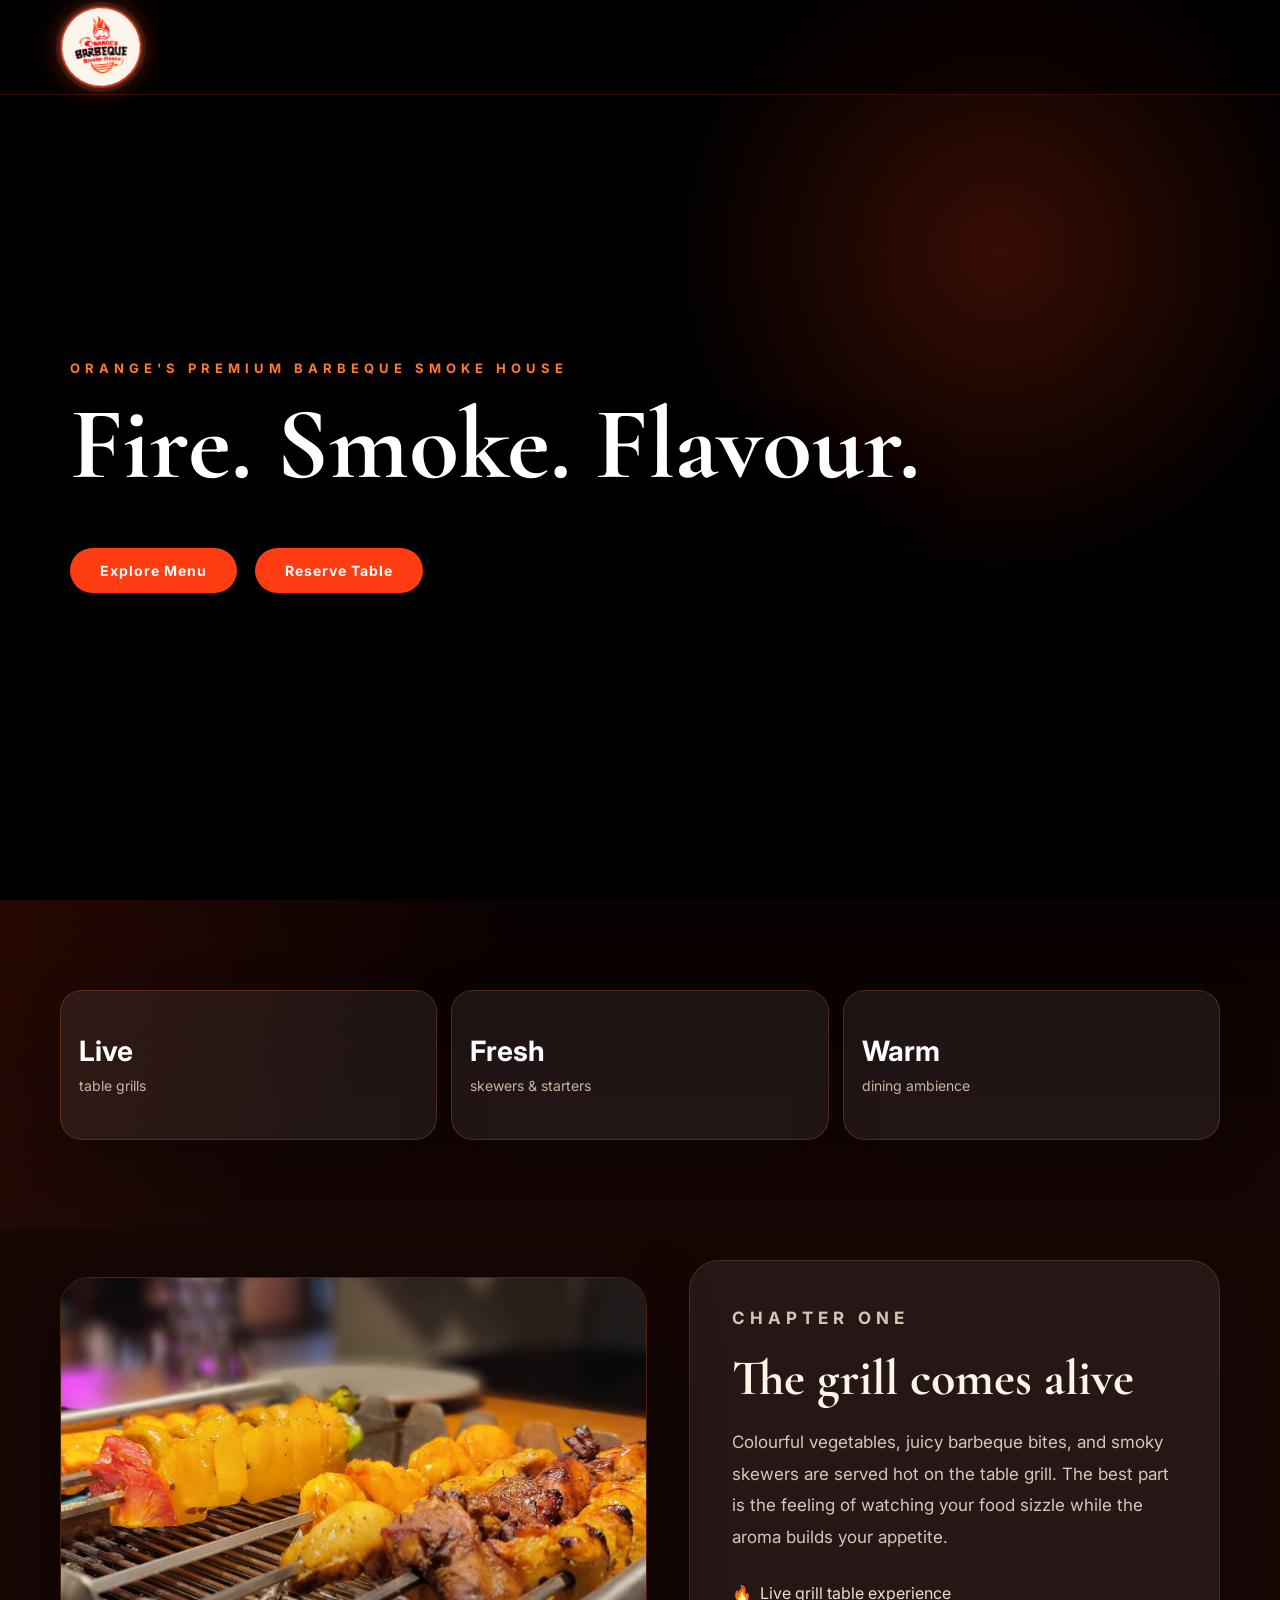
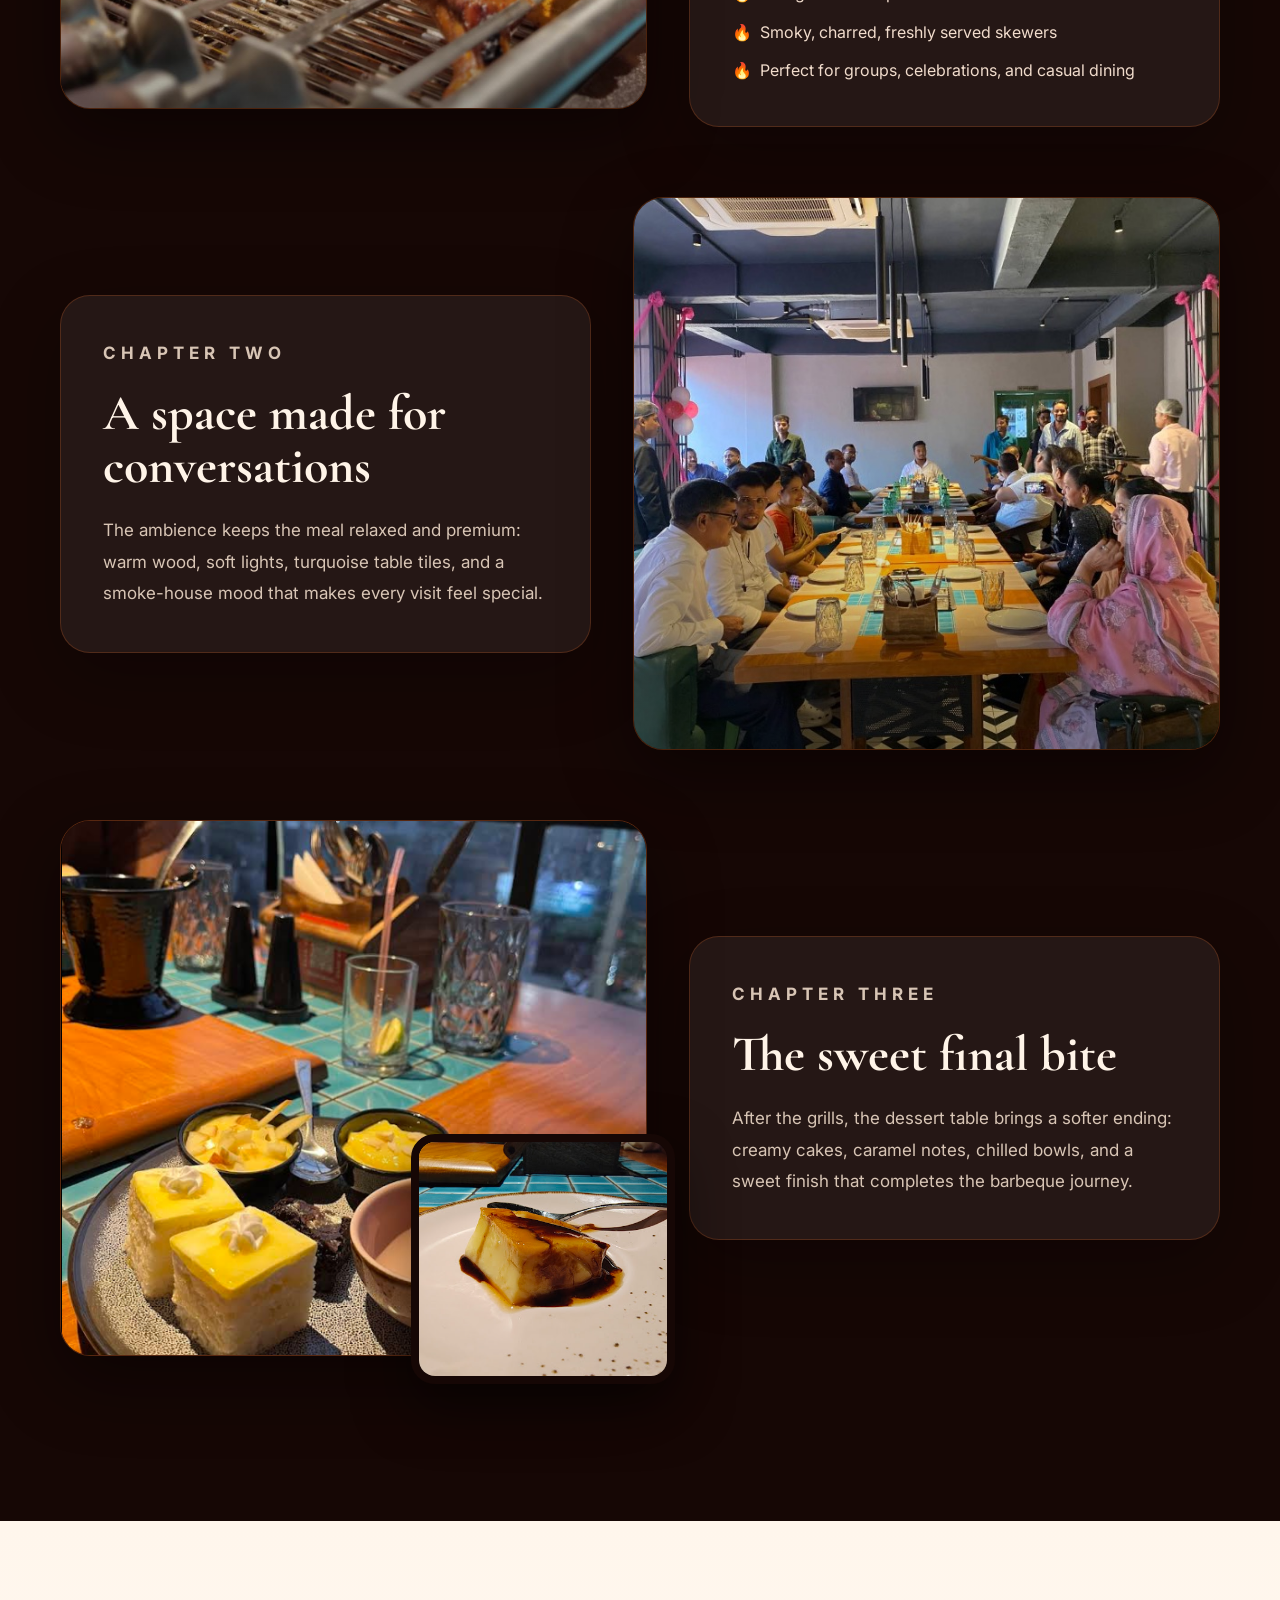
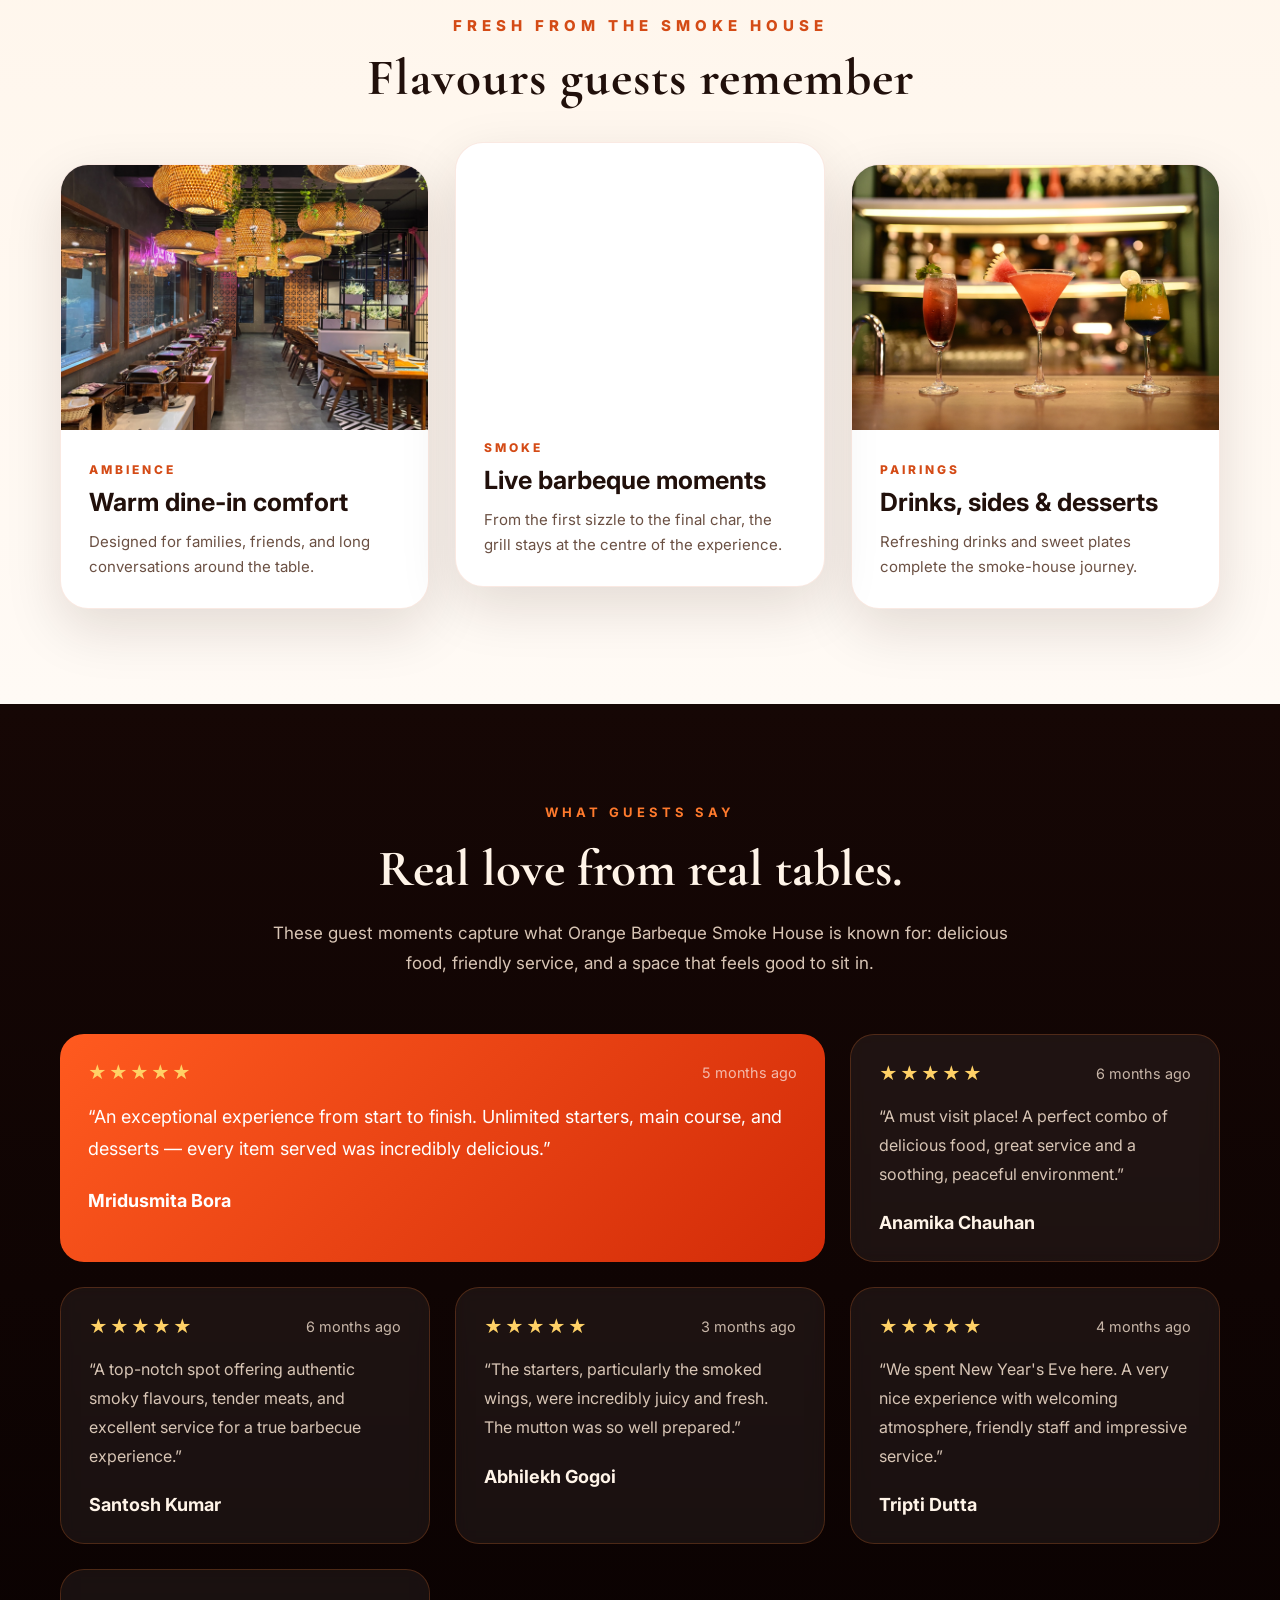
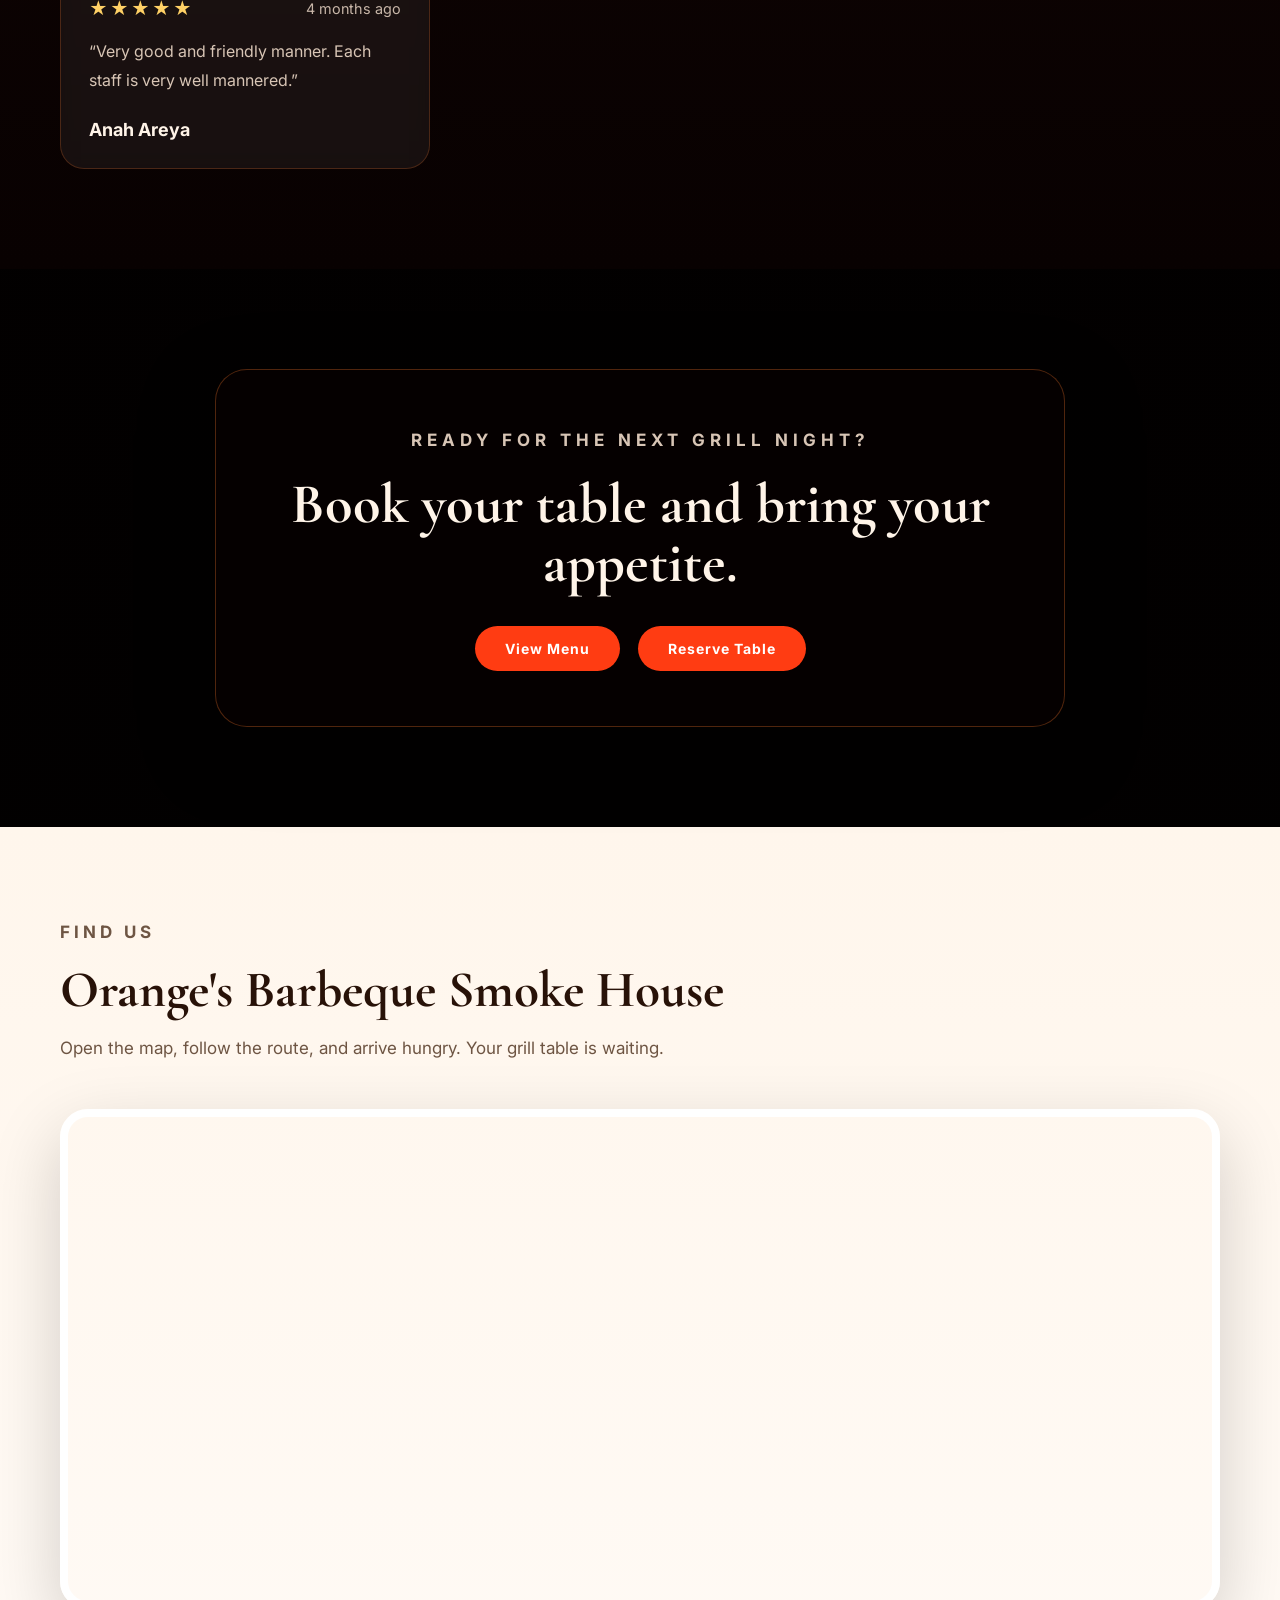
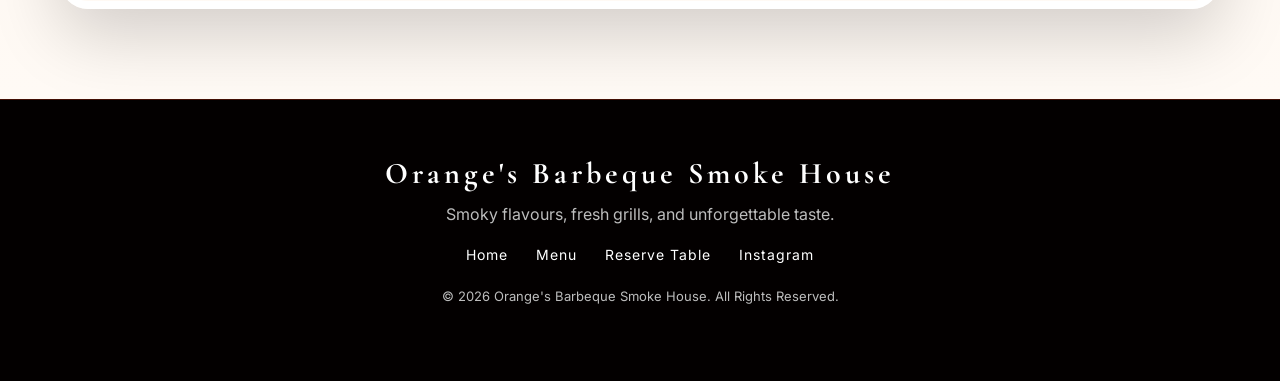
<file: oranges-bbq-final/index.html>
<!DOCTYPE html>
<html lang="en">
<head>
  <meta charset="UTF-8" />
  <meta name="viewport" content="width=device-width, initial-scale=1.0" />
  <title>Orange's Barbeque Smoke House</title>
  <link rel="stylesheet" href="common.css" />
  <link rel="stylesheet" href="style.css" />
  <link rel="icon" type="image/x-icon" href="./assets/logo.jpeg" />
</head>
<body>

  <nav class="navbar">
    <a href="index.html#home" class="logo stamp-logo">
      <img src="./assets/logo.jpeg" alt="Orange's Barbeque Smoke House Logo" />
    </a>

   

    <ul class="nav-links" id="navLinks">
      <!-- <li><a href="menu.html">Menu</a></li>
      <li class="dropdown" id="orderDropdown">
        <button class="dropdown-btn" type="button">Online Order ▾</button>
        <div class="dropdown-menu">
          <a href="https://www.zomato.com/jorhat/orange-barbeque-smoke-house-jorhat-locality-jorhat/order" target="_blank">Zomato</a>
          <a href="https://www.swiggy.com/city/jorhat/orange-barbeque-smoke-house-atilagaon-rest1365865?utm_source=GooglePlaceOrder&utm_campaign=GoogleMap&is_retargeting=true&media_source=GooglePlaceOrder" target="_blank">Swiggy</a>
        </div>
      </li>
      <li><a href="walloflove.html">Wall of Love</a></li>
      <li><a href="contact.html">Contact Us</a></li>
      <li>
        <a href="https://wa.me/916000787211?text=Hello%20Orange's%20Barbeque%20Smoke%20House%2C%20I%20want%20to%20reserve%20a%20table." target="_blank">Reserve Table</a>
      </li> -->
    </ul>
  </nav>

  <section class="home-section" id="home">
    <video class="bg-video" autoplay muted loop playsinline>
      <source src="./assets/story-ambience-video.mp4" type="video/mp4" />
    </video>
    <div class="video-overlay"></div>
    <div class="home-content">
      <p class="small-title">Orange's Premium Barbeque Smoke House</p>
      <h1>Fire. Smoke. Flavour.</h1>
      
      <div class="home-buttons">
        <a href="menu.html">Explore Menu</a>
        <a href="tel:+916000787211">Reserve Table</a>
      </div>
    </div>
  </section>

  <section class="story-intro-section">
    
      <div class="intro-stats">
        <div><strong>Live</strong><span>table grills</span></div>
        <div><strong>Fresh</strong><span>skewers & starters</span></div>
        <div><strong>Warm</strong><span>dining ambience</span></div>
      </div>
    </div>
  </section>

  <section class="media-story-section">
    <article class="story-row">
      <div class="story-media image-large">
        <img src="./assets/story-grill.png" alt="Barbeque skewers grilling at Orange's Barbeque Smoke House" />
      </div>
      <div class="story-text-card">
        <p class="eyebrow">Chapter One</p>
        <h2>The grill comes alive</h2>
        <p>Colourful vegetables, juicy barbeque bites, and smoky skewers are served hot on the table grill. The best part is the feeling of watching your food sizzle while the aroma builds your appetite.</p>
        <ul>
          <li>Live grill table experience</li>
          <li>Smoky, charred, freshly served skewers</li>
          <li>Perfect for groups, celebrations, and casual dining</li>
        </ul>
      </div>
    </article>

    <article class="story-row reverse">
      <div class="story-media video-frame">
          <img src="./assets/table.jpeg" alt="Table Image"/>
      </div>
      <div class="story-text-card">
        <p class="eyebrow">Chapter Two</p>
        <h2>A space made for conversations</h2>
        <p>The ambience keeps the meal relaxed and premium: warm wood, soft lights, turquoise table tiles, and a smoke-house mood that makes every visit feel special.</p>
        
      </div>
    </article>

    <article class="story-row">
      <div class="story-media image-stack">
        <img class="main-dessert" src="./assets/story-dessert-platter.png" alt="Dessert platter at Orange's Barbeque Smoke House" />
        <img class="floating-dessert" src="./assets/story-caramel-dessert.png" alt="Caramel dessert at Orange's Barbeque Smoke House" />
      </div>
      <div class="story-text-card">
        <p class="eyebrow">Chapter Three</p>
        <h2>The sweet final bite</h2>
        <p>After the grills, the dessert table brings a softer ending: creamy cakes, caramel notes, chilled bowls, and a sweet finish that completes the barbeque journey.</p>
      </div>
    </article>
  </section>

  <section class="signature-section">
    <div class="section-title">
      <p>Fresh From The Smoke House</p>
      <h2>Flavours guests remember</h2>
    </div>

    <div class="signature-grid">
      <div class="signature-card">
        <img src="./assets/food2.jpg" alt="Orange's restaurant seating" />
        <div>
          <span>Ambience</span>
          <h3>Warm dine-in comfort</h3>
          <p>Designed for families, friends, and long conversations around the table.</p>
        </div>
      </div>

      <div class="signature-card featured-card">
        <video autoplay muted loop playsinline>
          <source src="./assets/story-food-video.mp4" type="video/mp4" />
        </video>
        <div>
          <span>Smoke</span>
          <h3>Live barbeque moments</h3>
          <p>From the first sizzle to the final char, the grill stays at the centre of the experience.</p>
        </div>
      </div>

      <div class="signature-card">
        <img src="./assets/food4.jpg" alt="Mocktails and drinks at Orange's Barbeque Smoke House" />
        <div>
          <span>Pairings</span>
          <h3>Drinks, sides & desserts</h3>
          <p>Refreshing drinks and sweet plates complete the smoke-house journey.</p>
        </div>
      </div>
    </div>
  </section>
  <section class="reviews-section" id="guest-love">
      <div class="love-container">
        <div class="section-heading">
          <p class="eyebrow">What guests say</p>
          <h2>Real love from real tables.</h2>
          <p>These guest moments capture what Orange Barbeque Smoke House is known for: delicious food, friendly service, and a space that feels good to sit in.</p>
        </div>

        <div class="review-grid">
          <article class="review-card featured-review"><div class="review-top"><span class="stars">★★★★★</span><span>5 months ago</span></div><p>“An exceptional experience from start to finish. Unlimited starters, main course, and desserts — every item served was incredibly delicious.”</p><h3>Mridusmita Bora</h3></article>
          <article class="review-card"><div class="review-top"><span class="stars">★★★★★</span><span>6 months ago</span></div><p>“A must visit place! A perfect combo of delicious food, great service and a soothing, peaceful environment.”</p><h3>Anamika Chauhan</h3></article>
          <article class="review-card"><div class="review-top"><span class="stars">★★★★★</span><span>6 months ago</span></div><p>“A top-notch spot offering authentic smoky flavours, tender meats, and excellent service for a true barbecue experience.”</p><h3>Santosh Kumar</h3></article>
          <article class="review-card"><div class="review-top"><span class="stars">★★★★★</span><span>3 months ago</span></div><p>“The starters, particularly the smoked wings, were incredibly juicy and fresh. The mutton was so well prepared.”</p><h3>Abhilekh Gogoi</h3></article>
          <article class="review-card"><div class="review-top"><span class="stars">★★★★★</span><span>4 months ago</span></div><p>“We spent New Year's Eve here. A very nice experience with welcoming atmosphere, friendly staff and impressive service.”</p><h3>Tripti Dutta</h3></article>
          <article class="review-card"><div class="review-top"><span class="stars">★★★★★</span><span>4 months ago</span></div><p>“Very good and friendly manner. Each staff is very well mannered.”</p><h3>Anah Areya</h3></article>
        </div>
      </div>
    </section>

  <section class="cta-section">
    <div class="cta-content">
      <p class="eyebrow">Ready for the next grill night?</p>
      <h2>Book your table and bring your appetite.</h2>
      <div class="cta-buttons">
        <a href="menu.html">View Menu</a>
        <a href="tel:+916000787211">Reserve Table</a>
      </div>
    </div>
  </section>
  <section class="map-section">
    <div class="map-content">
        <div>
            <p class="eyebrow1">Find Us</p>
            <h2>Orange's Barbeque Smoke House</h2>
            <p>
                Open the map, follow the route, and arrive hungry.
                Your grill table is waiting.
            </p>
        </div>

    </div>

    <div class="map-box">
        <iframe
            src="https://www.google.com/maps?q=Orange%27s%20Barbeque%20Smoke%20House&output=embed"
            loading="lazy"
            allowfullscreen
            referrerpolicy="no-referrer-when-downgrade">
        </iframe>
    </div>
  </section>

  <footer class="footer">
    <div class="footer-content">
      <h2>Orange's Barbeque Smoke House</h2>
      <p>Smoky flavours, fresh grills, and unforgettable taste.</p>
      <div class="footer-links">
        <a href="index.html#home">Home</a>
        <a href="menu.html">Menu</a>
        <a href="tel:+916000787211">Reserve Table</a>
        <a href="https://www.instagram.com/barbequesmokehouse2025/" target="_blank" rel="noopener noreferrer">
  Instagram
</a>
      </div>
      <p class="copyright">© 2026 Orange's Barbeque Smoke House. All Rights Reserved.</p>
    </div>
  </footer>

  <script src="script.js"></script>
  <script src="common.js"></script>
</body>
</html>
</file>
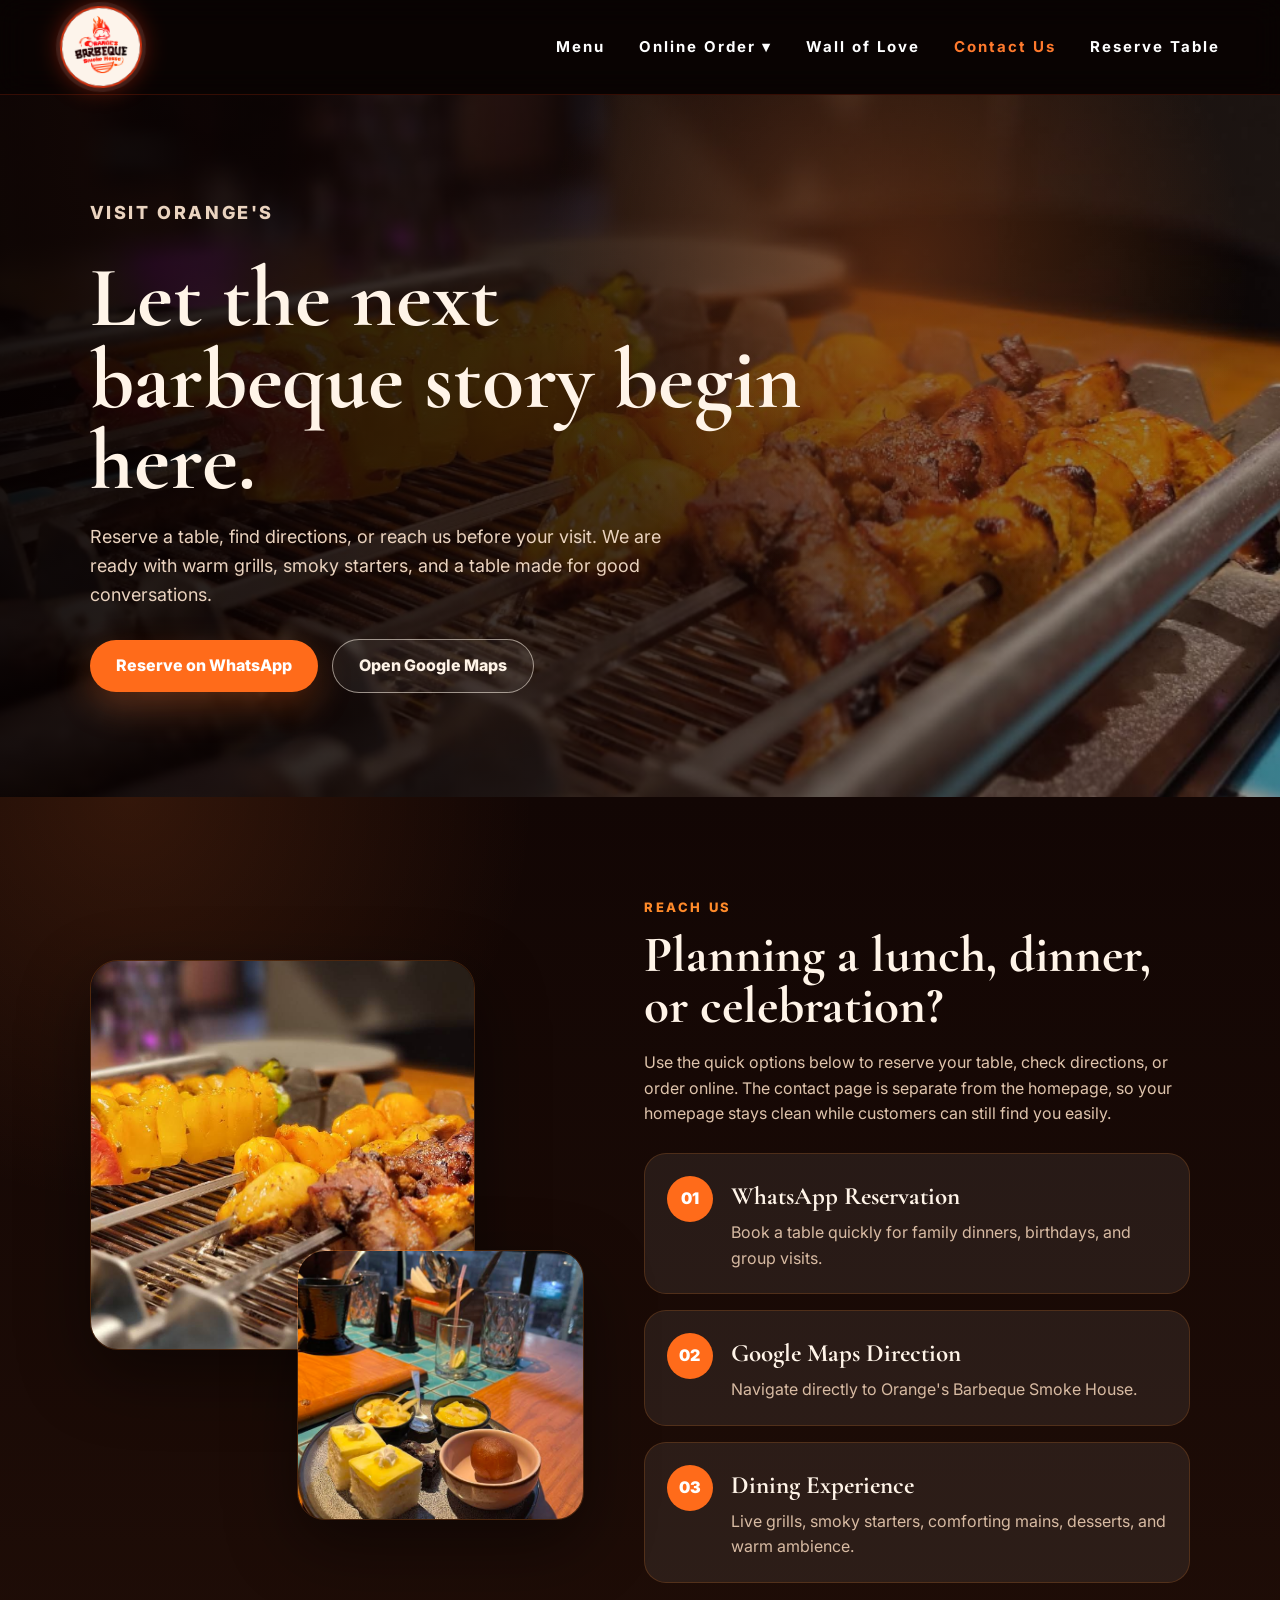
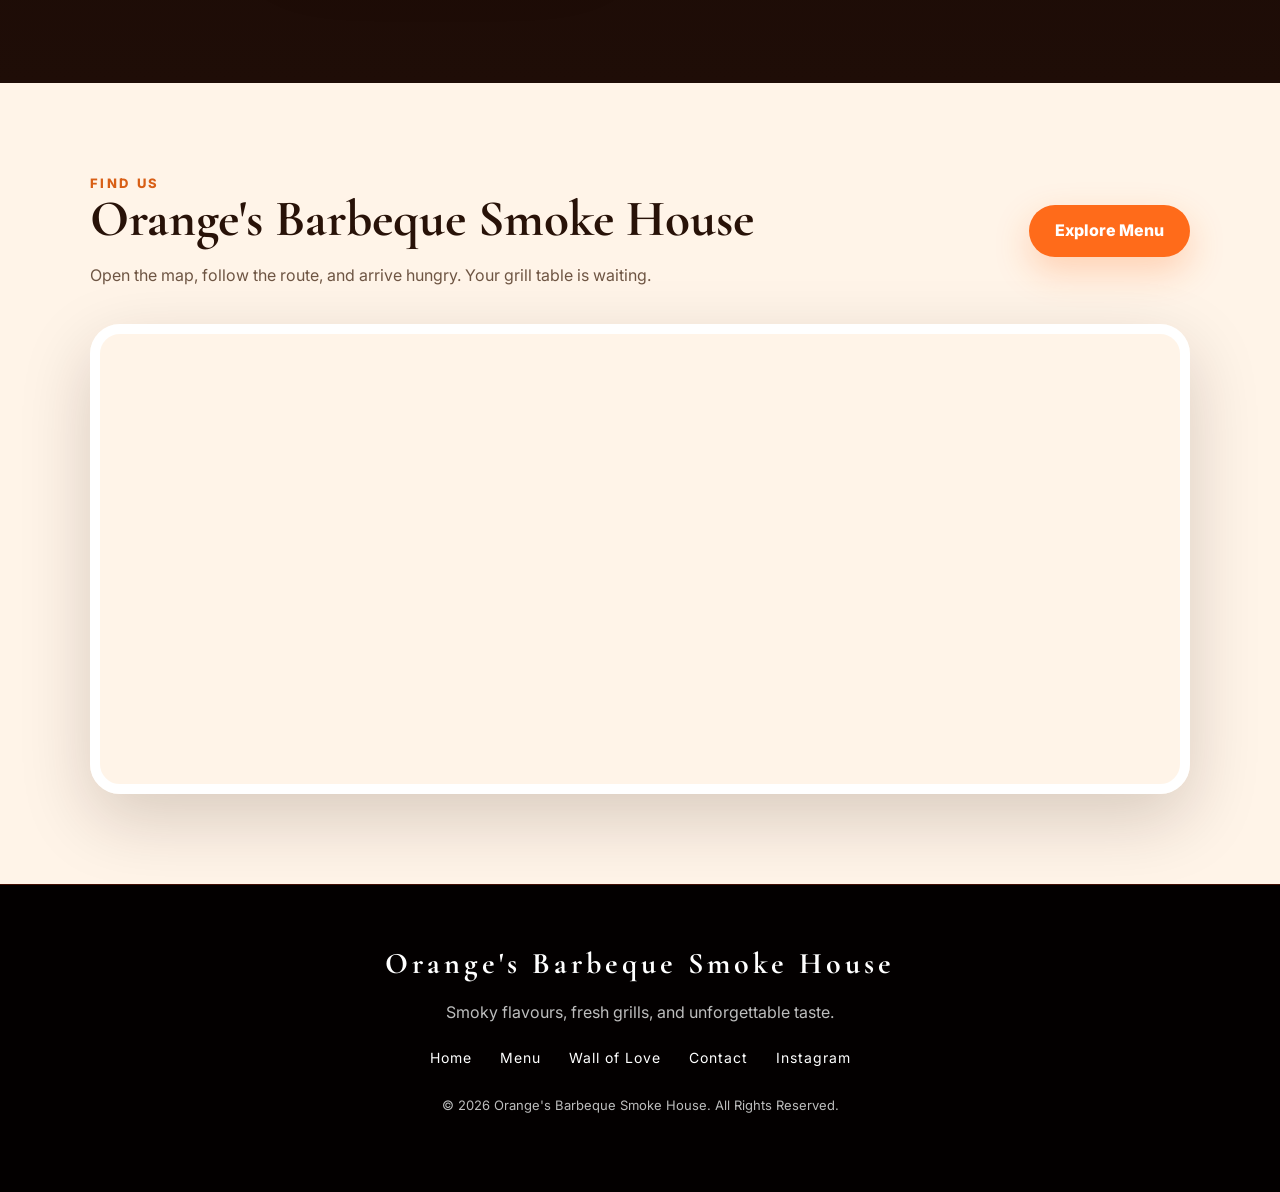
<file: oranges-bbq-final/contact.html>
<!DOCTYPE html>
<html lang="en">
<head>
  <meta charset="UTF-8" />
  <meta name="viewport" content="width=device-width, initial-scale=1.0" />
  <title>Contact Us | Orange's Barbeque Smoke House</title>
  <link rel="preconnect" href="https://fonts.googleapis.com">
  <link rel="preconnect" href="https://fonts.gstatic.com" crossorigin>
  <link href="https://fonts.googleapis.com/css2?family=Cormorant+Garamond:wght@600;700&family=Inter:wght@400;500;600;700;800&display=swap" rel="stylesheet">
  <link rel="stylesheet" href="common.css" />
  <link rel="stylesheet" href="contact.css" />
  <link rel="icon" type="image/x-icon" href="./assets/logo.jpg" />
</head>
<body class="contact-page">
  <nav class="navbar">
    <a href="index.html#home" class="logo stamp-logo">
      <img src="./assets/logo.jpeg" alt="Orange's Barbeque Smoke House Logo" />
    </a>

    <button class="menu-btn" id="menuBtn" aria-label="Open navigation">
      <span></span><span></span><span></span>
    </button>

    <ul class="nav-links" id="navLinks">
      <li><a href="menu.html">Menu</a></li>
      <li class="dropdown" id="orderDropdown">
        <button class="dropdown-btn" type="button">Online Order ▾</button>
        <div class="dropdown-menu">
          <a href="https://www.zomato.com/jorhat/orange-barbeque-smoke-house-jorhat-locality-jorhat/order" target="_blank">Zomato</a>
          <a href="https://www.swiggy.com/city/jorhat/orange-barbeque-smoke-house-atilagaon-rest1365865?utm_source=GooglePlaceOrder&utm_campaign=GoogleMap&is_retargeting=true&media_source=GooglePlaceOrder" target="_blank">Swiggy</a>
        </div>
      </li>
      <li><a href="walloflove.html">Wall of Love</a></li>
      <li><a href="contact.html" class="active-link">Contact Us</a></li>
      <li><a href="https://wa.me/916000787211?text=Hello%20Orange's%20Barbeque%20Smoke%20House%2C%20I%20want%20to%20reserve%20a%20table." target="_blank">Reserve Table</a></li>
    </ul>
  </nav>

  <main>
    <section class="contact-hero">
      <div class="contact-hero-overlay"></div>
      <div class="contact-hero-content">
        <p class="eyebrow">Visit Orange's</p>
        <h1>Let the next barbeque story begin here.</h1>
        <p>Reserve a table, find directions, or reach us before your visit. We are ready with warm grills, smoky starters, and a table made for good conversations.</p>
        <div class="hero-actions">
          <a href="https://wa.me/916000787211?text=Hello%20Orange's%20Barbeque%20Smoke%20House%2C%20I%20want%20to%20reserve%20a%20table." target="_blank" class="primary-btn">Reserve on WhatsApp</a>
          <a href="https://www.google.com/maps/place/Orange's+Barbeque+smoke+house/@26.682036,93.843536,11z/data=!4m10!1m2!2m1!1ssmoke+house+barbeque!3m6!1s0x3746c32126ddc7b7:0xc98205203fbcc470!8m2!3d26.7559728!4d94.1985491!15sChRzbW9rZSBob3VzZSBiYXJiZXF1ZSIDiAEBWhYiFHNtb2tlIGhvdXNlIGJhcmJlcXVlkgETYmFyYmVjdWVfcmVzdGF1cmFudOABAA!16s%2Fg%2F11ylghmnw3?entry=ttu" target="_blank" class="secondary-btn">Open Google Maps</a>
        </div>
      </div>
    </section>

    <section class="contact-story-section">
      <div class="contact-story-grid">
        <div class="contact-image-stack">
          <img src="./assets/story-grill.png" alt="Live grill barbeque skewers" class="contact-img main-img" />
          <img src="./assets/story-dessert-platter.png" alt="Dessert platter" class="contact-img small-img" />
        </div>

        <div class="contact-info-panel">
          <p class="eyebrow">Reach Us</p>
          <h2>Planning a lunch, dinner, or celebration?</h2>
          <p class="intro-text">Use the quick options below to reserve your table, check directions, or order online. The contact page is separate from the homepage, so your homepage stays clean while customers can still find you easily.</p>

          <div class="contact-cards">
            <a class="contact-card" href="https://wa.me/916000787211?text=Hello%20Orange's%20Barbeque%20Smoke%20House%2C%20I%20want%20to%20reserve%20a%20table." target="_blank">
              <span>01</span>
              <div>
                <h3>WhatsApp Reservation</h3>
                <p>Book a table quickly for family dinners, birthdays, and group visits.</p>
              </div>
            </a>

            <a class="contact-card" href="https://www.google.com/maps/place/Orange's+Barbeque+smoke+house/@26.682036,93.843536,11z/data=!4m10!1m2!2m1!1ssmoke+house+barbeque!3m6!1s0x3746c32126ddc7b7:0xc98205203fbcc470!8m2!3d26.7559728!4d94.1985491!15sChRzbW9rZSBob3VzZSBiYXJiZXF1ZSIDiAEBWhYiFHNtb2tlIGhvdXNlIGJhcmJlcXVlkgETYmFyYmVjdWVfcmVzdGF1cmFudOABAA!16s%2Fg%2F11ylghmnw3?entry=ttu" target="_blank">
              <span>02</span>
              <div>
                <h3>Google Maps Direction</h3>
                <p>Navigate directly to Orange's Barbeque Smoke House.</p>
              </div>
            </a>

            <div class="contact-card static-card">
              <span>03</span>
              <div>
                <h3>Dining Experience</h3>
                <p>Live grills, smoky starters, comforting mains, desserts, and warm ambience.</p>
              </div>
            </div>
          </div>
        </div>
      </div>
    </section>

    <section class="map-section">
      <div class="map-content">
        <div>
          <p class="eyebrow">Find Us</p>
          <h2>Orange's Barbeque Smoke House</h2>
          <p>Open the map, follow the route, and arrive hungry. Your grill table is waiting.</p>
        </div>
        <a href="menu.html" class="menu-link">Explore Menu</a>
      </div>
      <div class="map-box">
        <iframe src="https://www.google.com/maps?q=Orange's%20Barbeque%20smoke%20house&output=embed" loading="lazy" allowfullscreen referrerpolicy="no-referrer-when-downgrade"></iframe>
      </div>
    </section>
  </main>

  <footer class="footer">
    <div class="footer-content">
      <h2>Orange's Barbeque Smoke House</h2>
      <p>Smoky flavours, fresh grills, and unforgettable taste.</p>
      <div class="footer-links">
        <a href="index.html#home">Home</a>
        <a href="menu.html">Menu</a>
        <a href="walloflove.html">Wall of Love</a>
        <a href="contact.html">Contact</a>
        <a href="https://www.instagram.com/barbequesmokehouse2025/" target="_blank" rel="noopener noreferrer">
  Instagram
</a>
      </div>
      <p class="copyright">© 2026 Orange's Barbeque Smoke House. All Rights Reserved.</p>
    </div>
  </footer>

  <script src="common.js"></script>
</body>
</html>
</file>
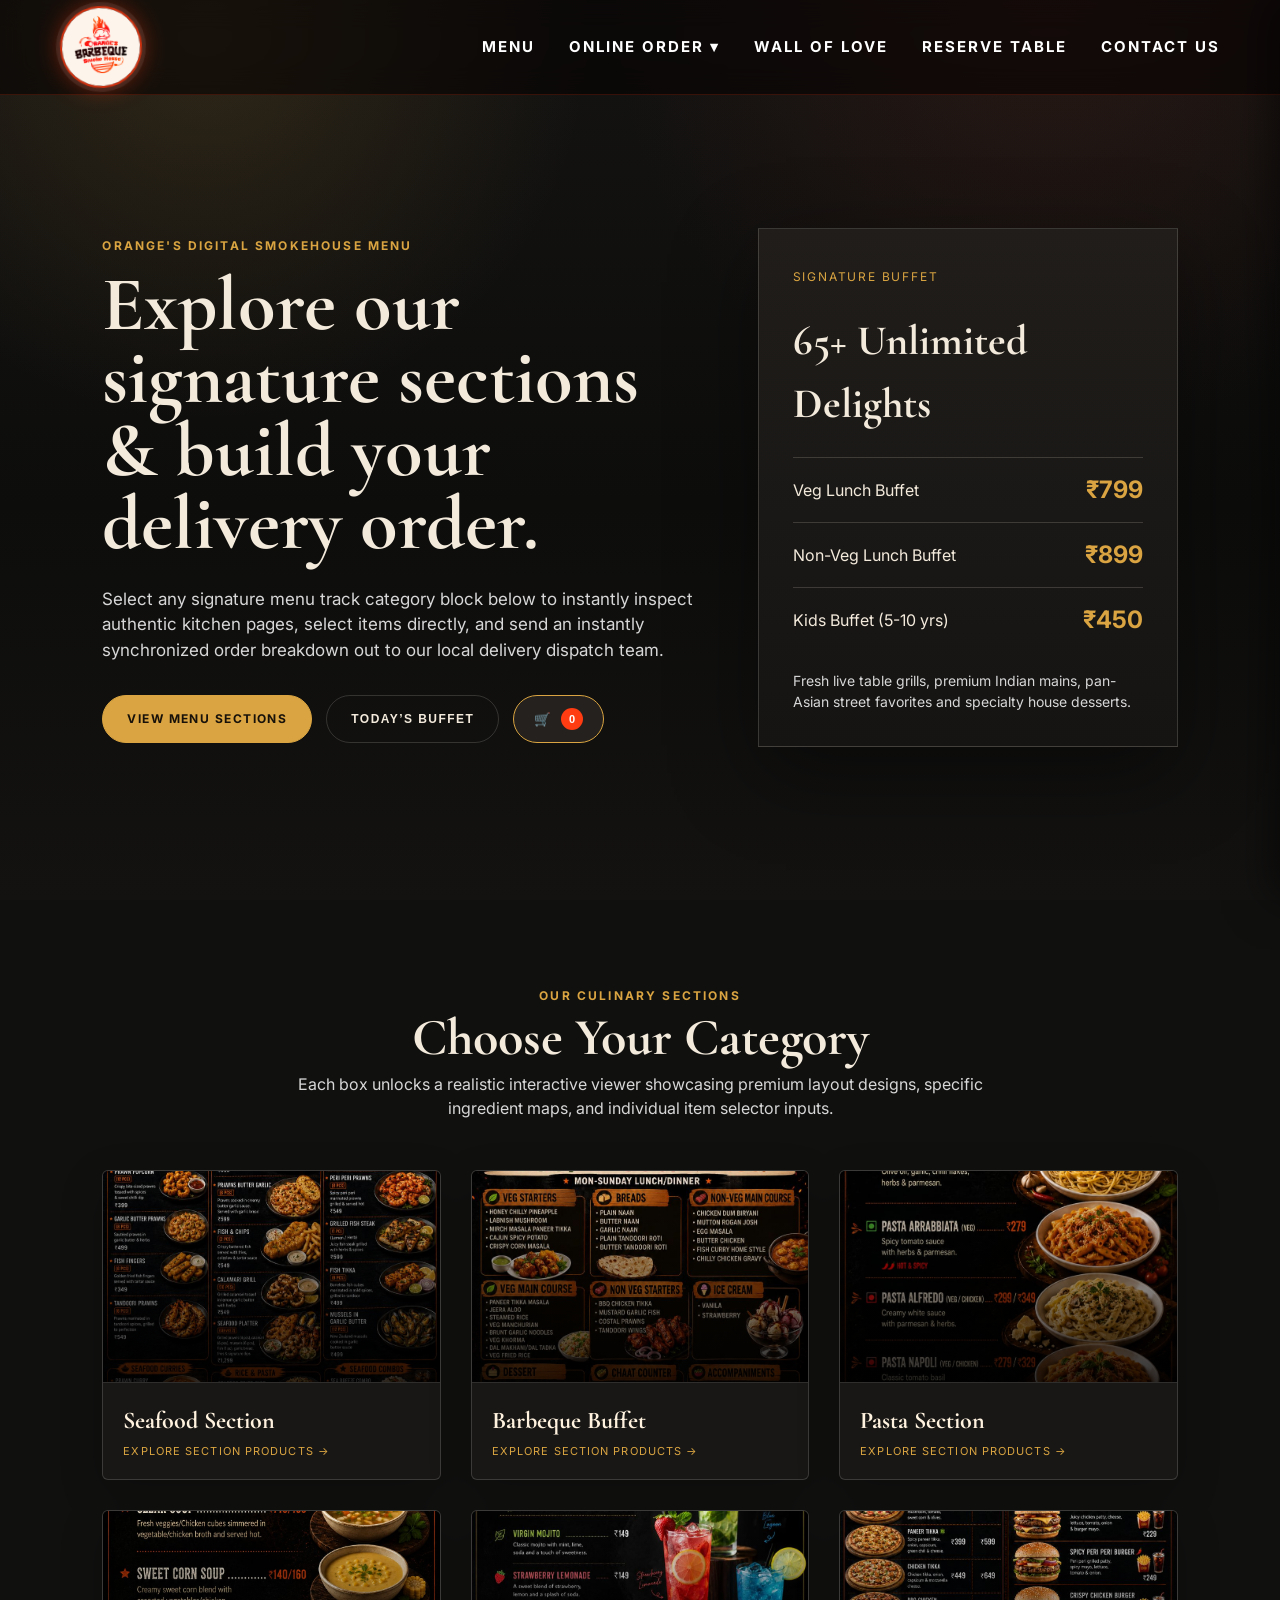
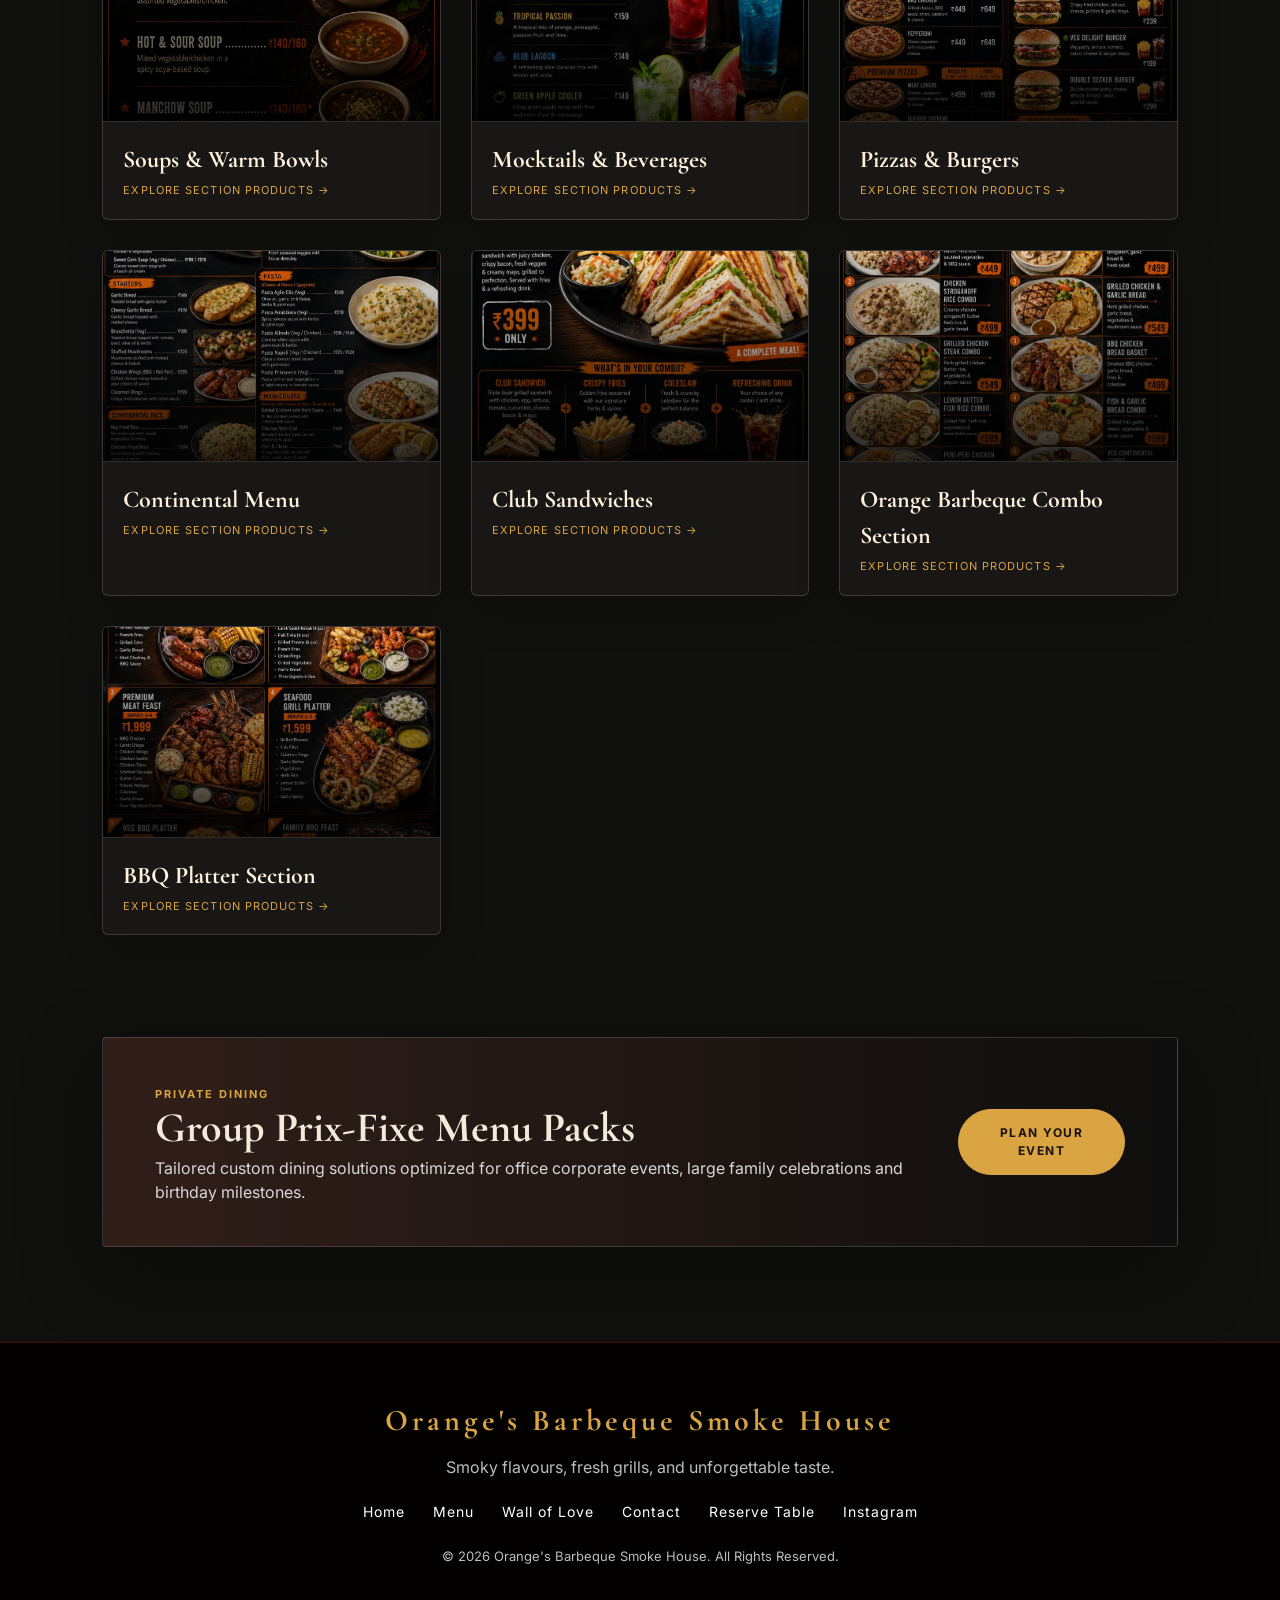
<file: oranges-bbq-final/menu.html>
<!DOCTYPE html>
<html lang="en">
<head>
  <meta charset="UTF-8" />
  <meta name="viewport" content="width=device-width, initial-scale=1.0" />
  <title>Menu | Orange's Barbeque Smoke House</title>
  <link rel="preconnect" href="https://fonts.googleapis.com">
  <link rel="preconnect" href="https://fonts.gstatic.com" crossorigin>
  <link href="https://fonts.googleapis.com/css2?family=Cormorant+Garamond:wght@600;700&family=Inter:wght@400;500;600;700&display=swap" rel="stylesheet">
  <link rel="stylesheet" href="menu.css" />
  <link rel="stylesheet" href="common.css" />
    <link rel="icon" type="image/x-icon" href="./assets/logo.jepg">

  <style>
    body { padding-top: 95px; }
    .hero { min-height: calc(100vh - 95px); }
    .navbar { font-family: Georgia, 'Times New Roman', serif; }
    @media (max-width: 768px) { body { padding-top: 75px; } .hero { min-height: calc(100vh - 75px); } }
  </style>
</head>
<body>
  <nav class="navbar">
    <a href="index.html#home" class="logo stamp-logo">
      <img src="./assets/logo.jpeg" alt="Orange's Barbeque Smoke House Logo" />
    </a> 
    <button class="menu-btn" id="menuBtn" aria-label="Open navigation"><span></span><span></span><span></span></button>
    <ul class="nav-links" id="navLinks">
      <li><a href="menu.html">Menu</a></li>
      <li class="dropdown" id="orderDropdown">
        <button class="dropdown-btn" type="button">Online Order ▾</button>
        <div class="dropdown-menu">
          <a href="https://www.zomato.com/" target="_blank">Zomato</a>
          <a href="https://www.swiggy.com/" target="_blank">Swiggy</a>
        </div>
      </li>
      <li><a href="walloflove.html">Wall of Love</a></li>
      <li><a href="https://wa.me/916000787211?text=Hello%20Orange's%20Barbeque%20Smoke%20House%2C%20I%20want%20to%20reserve%20a%20table." target="_blank">Reserve Table</a></li>
      <li><a href="contact.html">Contact Us</a></li>
      
    </ul>
  </nav>

  <section class="hero" id="home">
    <div class="hero-copy">
      <span class="kicker">Orange's Digital Smokehouse Menu</span>
      <h1>Explore our signature sections & build your delivery order.</h1>
      <p>Select any signature menu track category block below to instantly inspect authentic kitchen pages, select items directly, and send an instantly synchronized order breakdown out to our local delivery dispatch team.</p>
      <div class="hero-actions">
        <a href="#sections" class="btn primary">View Menu Sections</a>
        <button class="btn ghost" type="button" onclick="openSection('sec-buffet')">Today’s Buffet</button>
        <button class="cart-trigger" onclick="toggleCartDrawer()" aria-label="View Cart">
          <span>🛒</span>
          <span class="cart-badge" id="cartBadgeCount">0</span>
        </button>
      </div>
    </div>
    <div class="hero-panel">
      <span class="panel-label">Signature Buffet</span>
      <h2>65+ Unlimited Delights</h2>
      <div class="price-row"><span>Veg Lunch Buffet</span><strong>₹799</strong></div>
      <div class="price-row"><span>Non-Veg Lunch Buffet</span><strong>₹899</strong></div>
      <div class="price-row"><span>Kids Buffet (5-10 yrs)</span><strong>₹450</strong></div>
      <p>Fresh live table grills, premium Indian mains, pan-Asian street favorites and specialty house desserts.</p>
    </div>
  </section>

  <main>
    <section class="section-wrap" id="sections">
      <div class="section-title">
        <span>Our Culinary Sections</span>
        <h2>Choose Your Category</h2>
        <p>Each box unlocks a realistic interactive viewer showcasing premium layout designs, specific ingredient maps, and individual item selector inputs.</p>
      </div>
      <div class="category-grid" id="categoryCards"></div>
    </section>

   <section class="reservation-band" id="reservation">
  <div>
    <span class="kicker compact">Private Dining</span>
    <h2>Group Prix-Fixe Menu Packs</h2>
    <p>
      Tailored custom dining solutions optimized for office corporate events,
      large family celebrations and birthday milestones.
    </p>
  </div>

  <a
    class="btn primary"
    href="https://wa.me/916000787211?text=Hello!%20I%20would%20like%20to%20book%20your%20banquet%20hall%20for%20an%20upcoming%20event.%20Could%20you%20please%20share%20the%20availability,%20menu%20packages,%20pricing,%20and%20booking%20process?%20Thank%20you!"
    target="_blank"
    rel="noopener noreferrer"
  >
    Plan Your Event
  </a>
</section>
  </main>

  <div class="cart-drawer-overlay" id="cartDrawerOverlay" onclick="toggleCartDrawer()"></div>
  <aside class="cart-drawer" id="cartDrawer" aria-hidden="true">
    <div class="cart-drawer-header">
      <h3>Your Smokehouse Cart</h3>
      <button class="close-drawer-btn" onclick="toggleCartDrawer()">×</button>
    </div>
    <div class="cart-drawer-items" id="cartDrawerItems"></div>
    <div class="cart-drawer-footer">
      <div class="delivery-rules-banner">
        <p>📍 Delivery under <strong>3 KM Only</strong></p>
        <p>💰 Minimum delivery subtotal threshold: <strong>₹499</strong></p>
      </div>
      <div class="cart-summary-row">
        <span>Subtotal</span>
        <strong id="cartSubtotalValue">₹0</strong>
      </div>
      <div class="cart-validation-error" id="cartValidationError"></div>
      <button class="btn primary checkout-btn" id="whatsappCheckoutBtn" onclick="processCheckout()">
        Send Order via WhatsApp 🚀
      </button>
    </div>
  </aside>

  <div class="section-viewer" id="sectionViewer" aria-hidden="true">
    <div class="viewer-backdrop" onclick="closeViewer()"></div>
    <div class="viewer-panel" role="dialog" aria-modal="true">
      <button class="close-btn" type="button" onclick="closeViewer()" aria-label="Close menu">X</button>
      
      <div class="viewer-split-layout">
        <div class="viewer-left-book">
          <div class="viewer-toolbar">
            <button class="book-btn" id="prevSection" type="button">‹ Prev Section</button>
            <span><strong id="viewerCount">SEAFOOD</strong></span>
            <button class="book-btn" id="nextSection" type="button">Next Section ›</button>
          </div>
          <div class="section-book" id="sectionBook">
            <article class="menu-paper current-paper" id="currentPaper"></article>
            <article class="menu-paper turning-paper" id="turningPaper"></article>
          </div>
        </div>
        
        <div class="viewer-right-selector">
          <div class="selector-header">
            <h3>Add Items to Delivery Order</h3>
            <p>Select your desired items from this section below:</p>
          </div>
          <div class="selector-items-list" id="selectorItemsList"></div>
        </div>
      </div>

    </div>
  </div>

  <footer class="footer">
    <div class="footer-content">
      <h2>Orange's Barbeque Smoke House</h2>
      <p>Smoky flavours, fresh grills, and unforgettable taste.</p>
      <div class="footer-links">
        <a href="index.html#home">Home</a>
        <a href="menu.html">Menu</a>
        <a href="walloflove.html">Wall of Love</a>
        <a href="contact.html">Contact</a>
        <a href="https://wa.me/916000787211?text=Hello%20Orange's%20Barbeque%20Smoke%20House%2C%20I%20want%20to%20reserve%20a%20table." target="_blank">Reserve Table</a>
        <a href="https://www.instagram.com/barbequesmokehouse2025/" target="_blank" rel="noopener noreferrer">
  Instagram
</a>
      </div>
      <p class="copyright">© 2026 Orange's Barbeque Smoke House. All Rights Reserved.</p>
    </div>
  </footer>

  <script src="menu-script.js"></script>
</body>
</html>
</file>
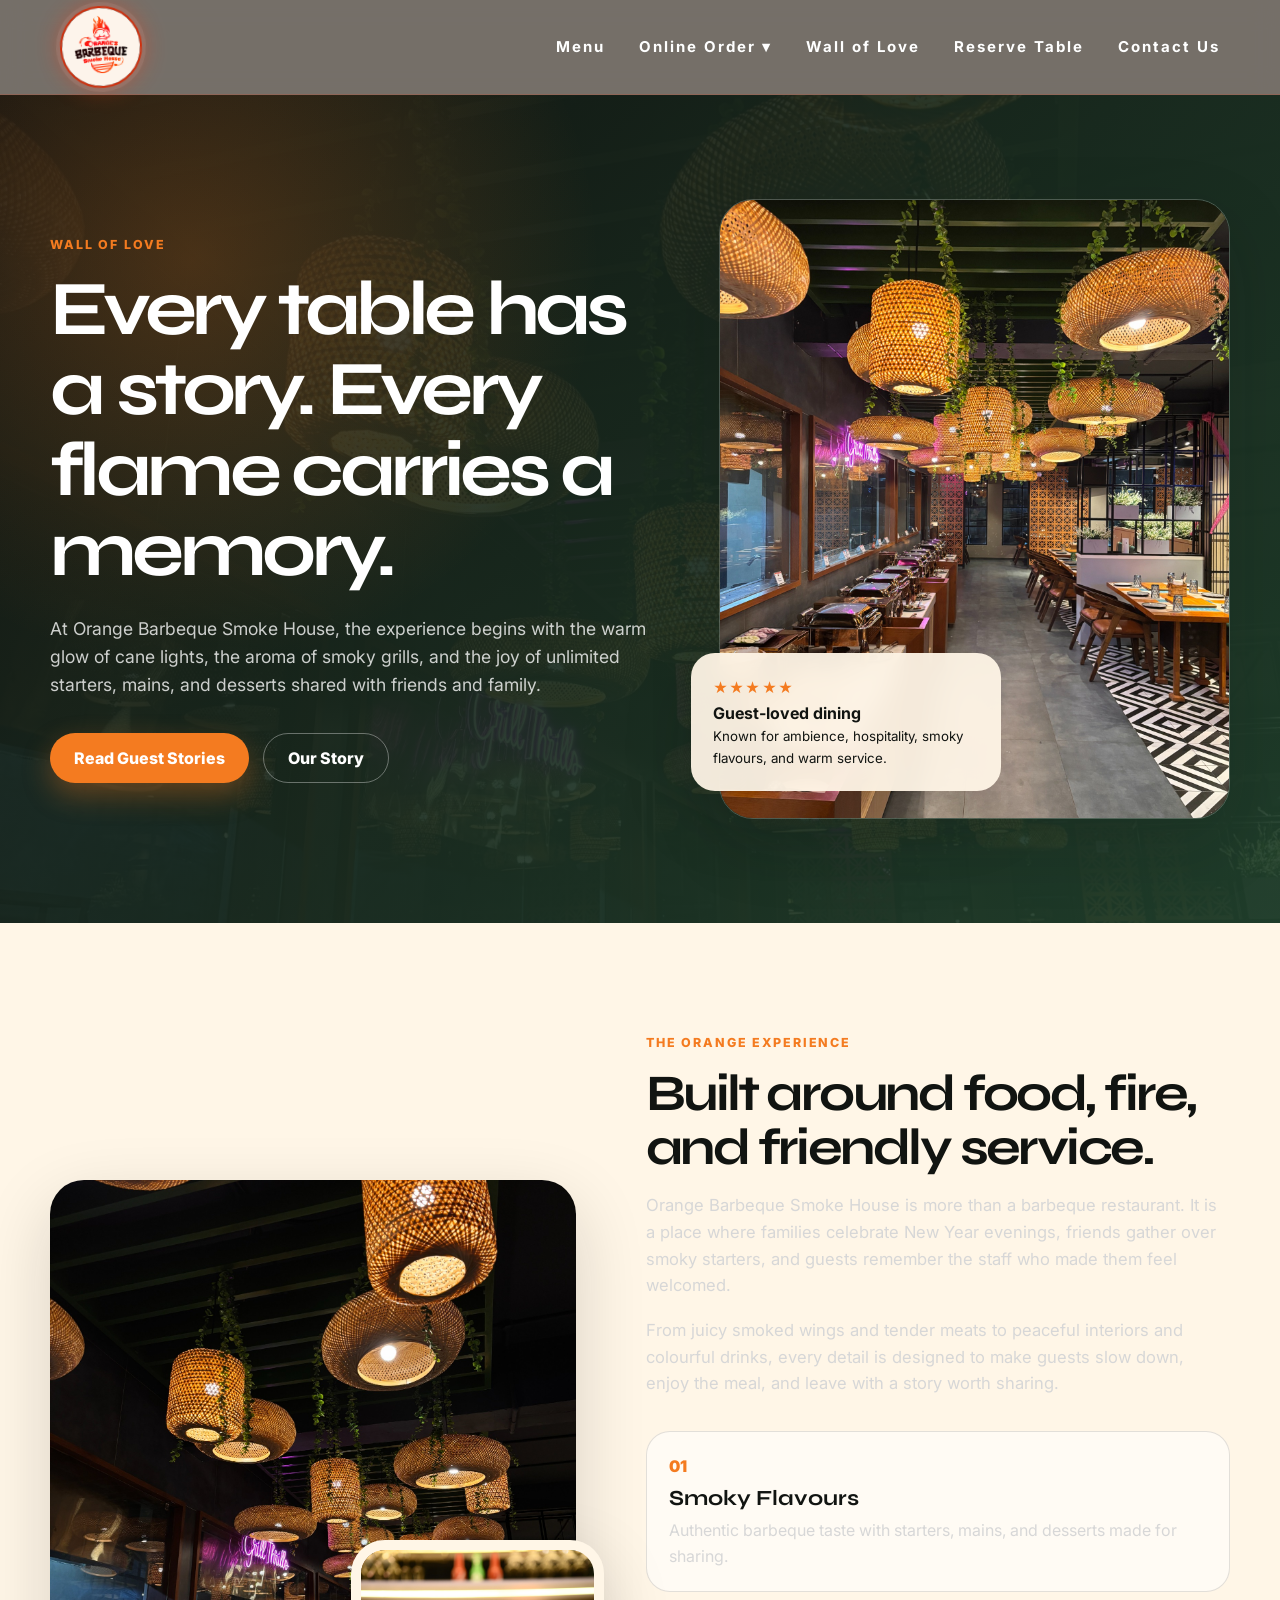
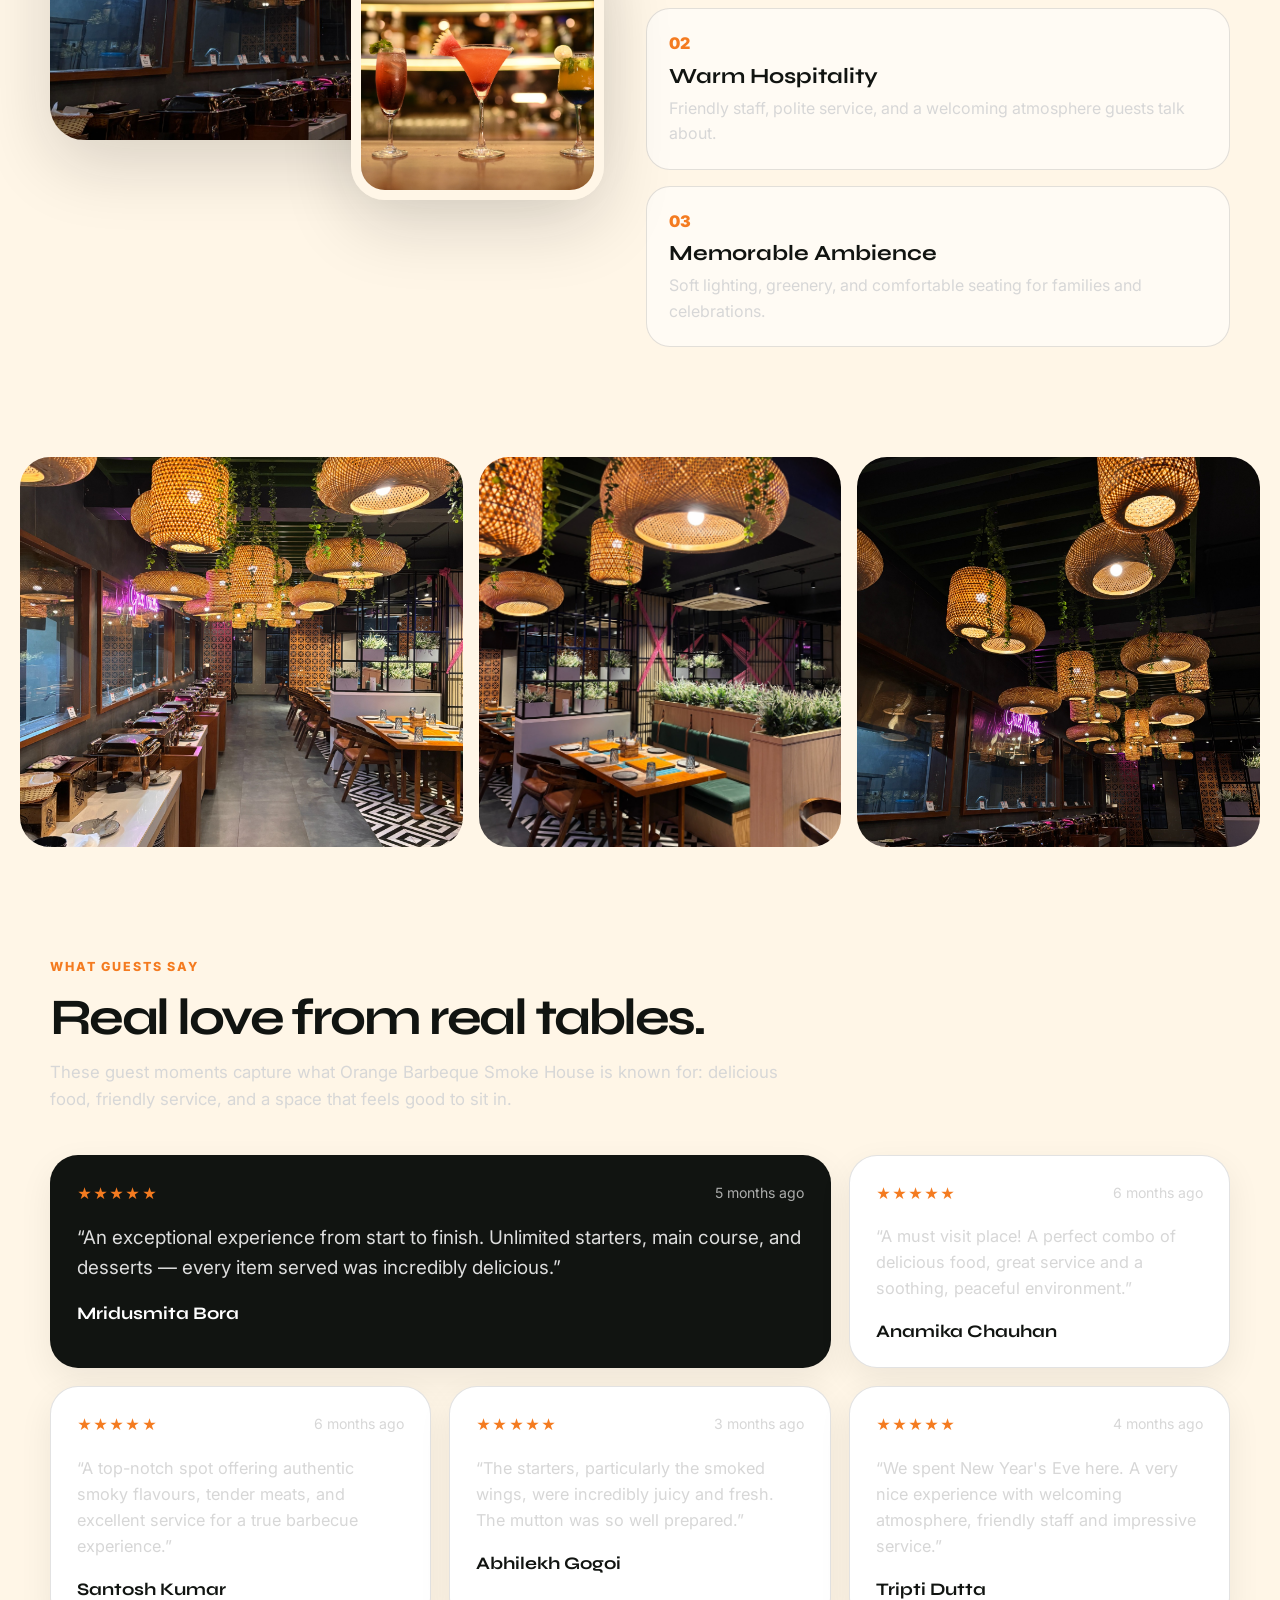
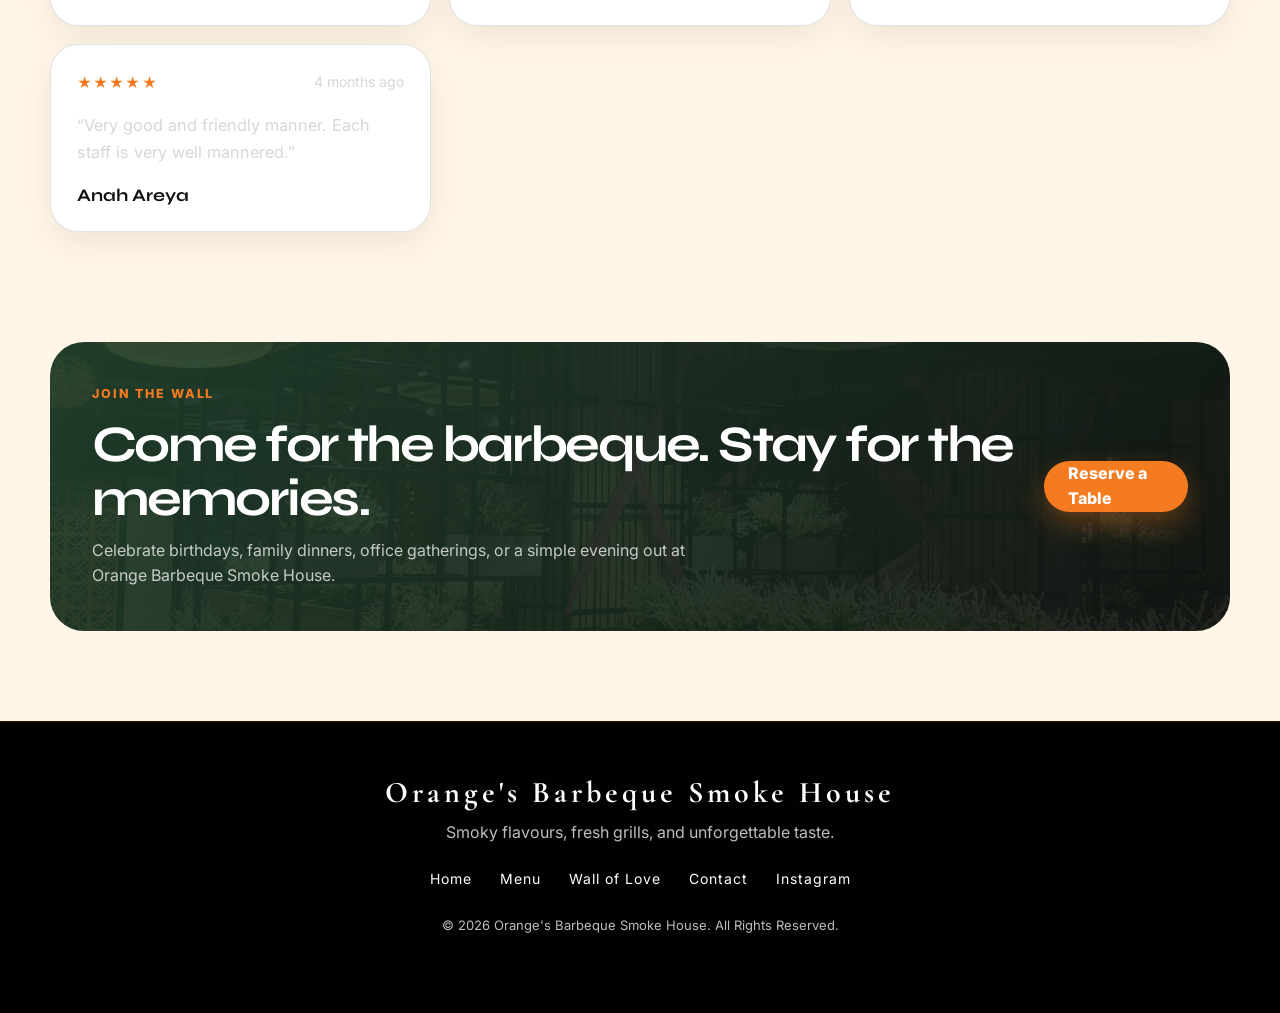
<file: oranges-bbq-final/walloflove.html>
<!DOCTYPE html>
<html lang="en">
<head>
  <meta charset="UTF-8" />
  <meta name="viewport" content="width=device-width, initial-scale=1.0" />
  <title>Wall of Love | Orange's Barbeque Smoke House</title>
  <link rel="preconnect" href="https://fonts.googleapis.com">
  <link rel="preconnect" href="https://fonts.gstatic.com" crossorigin>
  <link href="https://fonts.googleapis.com/css2?family=DM+Sans:wght@400;500;600;700;800&family=Syne:wght@600;700;800&display=swap" rel="stylesheet">
  <link rel="stylesheet" href="walloflove.css" />
  <link rel="stylesheet" href="common.css" />
    <link rel="icon" type="image/x-icon" href="./assets/logo.jpg">

  <style>
    body { padding-top: 95px; }
    .navbar { font-family: Georgia, 'Times New Roman', serif; }
    @media (max-width: 768px) { body { padding-top: 75px; } }
  </style>
</head>
<body>
  <nav class="navbar">
    <a href="index.html#home" class="logo stamp-logo">
      <img src="./assets/logo.jpeg" alt="Orange's Barbeque Smoke House Logo" />
    </a>
    <button class="menu-btn" id="menuBtn" aria-label="Open navigation"><span></span><span></span><span></span></button>
    <ul class="nav-links" id="navLinks">
      <li><a href="menu.html">Menu</a></li>
      <li class="dropdown" id="orderDropdown">
        <button class="dropdown-btn" type="button">Online Order ▾</button>
        <div class="dropdown-menu">
          <a href="https://www.zomato.com/" target="_blank">Zomato</a>
          <a href="https://www.swiggy.com/" target="_blank">Swiggy</a>
        </div>
      </li>
      <li><a href="walloflove.html">Wall of Love</a></li>
      <li><a href="https://wa.me/916000787211?text=Hello%20Orange's%20Barbeque%20Smoke%20House%2C%20I%20want%20to%20reserve%20a%20table." target="_blank">Reserve Table</a></li>
      <li><a href="contact.html">Contact Us</a></li>
    </ul>
  </nav>

  <main>
    <section class="love-hero" id="wall-of-love">
      <div class="love-container hero-grid">
        <div class="hero-copy">
          <p class="eyebrow">Wall of Love</p>
          <h1>Every table has a story. Every flame carries a memory.</h1>
          <p class="hero-text">
            At Orange Barbeque Smoke House, the experience begins with the warm glow of cane lights,
            the aroma of smoky grills, and the joy of unlimited starters, mains, and desserts shared
            with friends and family.
          </p>
          <div class="hero-actions">
            <a href="#guest-love" class="primary-btn">Read Guest Stories</a>
            <a href="#orange-story" class="secondary-btn">Our Story</a>
          </div>
        </div>

        <div class="hero-media">
          <video class="love-video" autoplay muted loop playsinline poster="walloflove_assets/restaurant-interior-2.jpeg">
            <source src="walloflove_assets/orange-barbeque-video.mp4" type="video/mp4" />
            Your browser does not support the video tag.
          </video>
          <div class="rating-card">
            <span class="stars">★★★★★</span>
            <strong>Guest-loved dining</strong>
            <small>Known for ambience, hospitality, smoky flavours, and warm service.</small>
          </div>
        </div>
      </div>
    </section>

    <section class="story-section" id="orange-story">
      <div class="love-container story-grid">
        <div class="story-image-stack">
          <img src="walloflove_assets/restaurant-lights-1.jpeg" alt="Warm cane lights at Orange Barbeque Smoke House" class="story-img img-large" />
          <img src="walloflove_assets/mocktails-bar.jpeg" alt="Colorful mocktails at the bar" class="story-img img-small" />
        </div>

        <div class="story-content">
          <p class="eyebrow">The Orange Experience</p>
          <h2>Built around food, fire, and friendly service.</h2>
          <p>
            Orange Barbeque Smoke House is more than a barbeque restaurant. It is a place where
            families celebrate New Year evenings, friends gather over smoky starters, and guests
            remember the staff who made them feel welcomed.
          </p>
          <p>
            From juicy smoked wings and tender meats to peaceful interiors and colourful drinks,
            every detail is designed to make guests slow down, enjoy the meal, and leave with a story
            worth sharing.
          </p>

          <div class="story-points">
            <article><span>01</span><h3>Smoky Flavours</h3><p>Authentic barbeque taste with starters, mains, and desserts made for sharing.</p></article>
            <article><span>02</span><h3>Warm Hospitality</h3><p>Friendly staff, polite service, and a welcoming atmosphere guests talk about.</p></article>
            <article><span>03</span><h3>Memorable Ambience</h3><p>Soft lighting, greenery, and comfortable seating for families and celebrations.</p></article>
          </div>
        </div>
      </div>
    </section>

    <section class="gallery-strip" aria-label="Restaurant gallery">
      <img src="walloflove_assets/restaurant-interior-2.jpeg" alt="Buffet and dining area" />
      <img src="walloflove_assets/dining-corner-3.jpeg" alt="Cozy dining booth with plants" />
      <img src="walloflove_assets/restaurant-lights-1.jpeg" alt="Decorative ceiling lights" />
    </section>

    <section class="reviews-section" id="guest-love">
      <div class="love-container">
        <div class="section-heading">
          <p class="eyebrow">What guests say</p>
          <h2>Real love from real tables.</h2>
          <p>These guest moments capture what Orange Barbeque Smoke House is known for: delicious food, friendly service, and a space that feels good to sit in.</p>
        </div>

        <div class="review-grid">
          <article class="review-card featured-review"><div class="review-top"><span class="stars">★★★★★</span><span>5 months ago</span></div><p>“An exceptional experience from start to finish. Unlimited starters, main course, and desserts — every item served was incredibly delicious.”</p><h3>Mridusmita Bora</h3></article>
          <article class="review-card"><div class="review-top"><span class="stars">★★★★★</span><span>6 months ago</span></div><p>“A must visit place! A perfect combo of delicious food, great service and a soothing, peaceful environment.”</p><h3>Anamika Chauhan</h3></article>
          <article class="review-card"><div class="review-top"><span class="stars">★★★★★</span><span>6 months ago</span></div><p>“A top-notch spot offering authentic smoky flavours, tender meats, and excellent service for a true barbecue experience.”</p><h3>Santosh Kumar</h3></article>
          <article class="review-card"><div class="review-top"><span class="stars">★★★★★</span><span>3 months ago</span></div><p>“The starters, particularly the smoked wings, were incredibly juicy and fresh. The mutton was so well prepared.”</p><h3>Abhilekh Gogoi</h3></article>
          <article class="review-card"><div class="review-top"><span class="stars">★★★★★</span><span>4 months ago</span></div><p>“We spent New Year's Eve here. A very nice experience with welcoming atmosphere, friendly staff and impressive service.”</p><h3>Tripti Dutta</h3></article>
          <article class="review-card"><div class="review-top"><span class="stars">★★★★★</span><span>4 months ago</span></div><p>“Very good and friendly manner. Each staff is very well mannered.”</p><h3>Anah Areya</h3></article>
        </div>
      </div>
    </section>

    <section class="cta-section">
      <div class="love-container cta-box">
        <div>
          <p class="eyebrow">Join the wall</p>
          <h2>Come for the barbeque. Stay for the memories.</h2>
          <p>Celebrate birthdays, family dinners, office gatherings, or a simple evening out at Orange Barbeque Smoke House.</p>
        </div>
        <a href="https://wa.me/916000787211?text=Hello%20Orange's%20Barbeque%20Smoke%20House%2C%20I%20want%20to%20reserve%20a%20table." target="_blank" class="primary-btn">Reserve a Table</a>
      </div>
    </section>
  </main>

  <footer class="footer">
    <div class="footer-content">
      <h2>Orange's Barbeque Smoke House</h2>
      <p>Smoky flavours, fresh grills, and unforgettable taste.</p>
      <div class="footer-links">
        <a href="index.html#home">Home</a>
        <a href="menu.html">Menu</a>
        <a href="walloflove.html">Wall of Love</a>
        <a href="contact.html">Contact</a>
        <a href="https://www.instagram.com/barbequesmokehouse2025/" target="_blank" rel="noopener noreferrer">
  Instagram
</a>
      </div>
      <p class="copyright">© 2026 Orange's Barbeque Smoke House. All Rights Reserved.</p>
    </div>
  </footer>

  <script src="common.js"></script>
</body>
</html>
</file>
<file: oranges-bbq-final/common.css>
@import url('https://fonts.googleapis.com/css2?family=Cormorant+Garamond:wght@600;700&family=Inter:wght@400;500;600;700;800&display=swap');
:root {
  --dark: #070101;
  --dark-2: #110202;
  --accent: #ff3c12;
  --gold: #d9a441;
  --white: #fff;
  --muted: #d7d7d7;
}

* { margin: 0; padding: 0; box-sizing: border-box; }
html { scroll-behavior: smooth; }
body { overflow-x: hidden; }
a { color: inherit; }

/* COMMON NAVBAR */
.navbar {
  position: fixed;
  top: 0;
  left: 0;
  width: 100%;
  height: 95px;
  padding: 0 60px;
  display: flex;
  align-items: center;
  justify-content: space-between;
  z-index: 999;
  background: rgba(5, 0, 0, 0.55);
  backdrop-filter: blur(14px);
  border-bottom: 1px solid rgba(255, 60, 18, 0.18);
}

.logo { text-decoration: none; }
.stamp-logo {
  width: 82px;
  height: 82px;
  border-radius: 50%;
  overflow: hidden;
  display: flex;
  align-items: center;
  justify-content: center;
  background: #080101;
  border: 2px solid rgba(255, 60, 18, 0.8);
  box-shadow: 0 0 0 4px rgba(255,255,255,.08), 0 0 25px rgba(255, 60, 18, .45);
  transform: rotate(-4deg);
  transition: 0.3s ease;
}
.stamp-logo img { width: 115%; height: 115%; object-fit: cover; display: block; }
.stamp-logo:hover { transform: rotate(0deg) scale(1.06); }

.nav-links {
  display: flex;
  align-items: center;
  gap: 34px;
  list-style: none;
}
.nav-links li a,
.dropdown-btn {
  color: #fff;
  text-decoration: none;
  font-family: Georgia, 'Times New Roman', serif;
  font-size: 15px;
  letter-spacing: 2px;
  font-weight: 700;
  transition: color .3s ease;
}
.nav-links li a:hover,
.dropdown-btn:hover { color: var(--accent); }

.menu-btn {
  display: none;
  width: 40px;
  height: 34px;
  background: transparent;
  border: none;
  cursor: pointer;
  z-index: 1001;
}
.menu-btn span {
  display: block;
  width: 30px;
  height: 3px;
  background: #fff;
  margin: 6px 0;
  border-radius: 5px;
  transition: .3s ease;
}

/* ONLINE ORDER DROPDOWN */
.dropdown { position: relative; }
.dropdown-btn {
  background: transparent;
  border: none;
  cursor: pointer;
}
.dropdown-menu {
  position: absolute;
  top: 100%;
  left: 0;
  min-width: 165px;
  background: rgba(8, 0, 0, .98);
  border: 1px solid rgba(255, 60, 18, .35);
  border-radius: 14px;
  padding: 10px;
  display: none;
  flex-direction: column;
  gap: 8px;
  box-shadow: 0 18px 40px rgba(0,0,0,.45);
  z-index: 1002;
}
.dropdown-menu a {
  display: block;
  padding: 12px 16px;
  border-radius: 10px;
  color: #fff !important;
  text-decoration: none;
  font-size: 14px !important;
  letter-spacing: 1px !important;
  white-space: nowrap;
}
.dropdown-menu a:hover { background: var(--accent); color: #fff !important; }
.dropdown:hover .dropdown-menu,
.dropdown.active .dropdown-menu { display: flex; }

/* COMMON FOOTER */
.footer {
  position: relative;
  z-index: 5;
  background: #030000;
  color: #fff;
  padding: 55px 20px;
  text-align: center;
  border-top: 1px solid rgba(255, 60, 18, 0.25);
  font-family: Georgia, 'Times New Roman', serif;
}
.footer-content h2 { font-size: 30px; letter-spacing: 4px; margin-bottom: 12px; }
.footer-content p { color: #bdbdbd; margin-bottom: 22px; }
.footer-links { display: flex; justify-content: center; gap: 28px; margin-bottom: 25px; }
.footer-links a { color: #fff; text-decoration: none; font-size: 14px; letter-spacing: 1px; }
.footer-links a:hover { color: var(--accent); }
.copyright { font-size: 13px; color: #888; }

.page-top-space { padding-top: 95px; }

@media (max-width: 768px) {
  .navbar { height: 75px; padding: 0 20px; }
  .stamp-logo { width: 62px; height: 62px; }
  .menu-btn { display: block; }
  .nav-links {
    position: fixed;
    top: 75px;
    right: -100%;
    width: 78%;
    height: calc(100vh - 75px);
    background: rgba(8,0,0,.98);
    backdrop-filter: blur(15px);
    flex-direction: column;
    justify-content: flex-start;
    align-items: flex-start;
    padding: 45px 30px;
    gap: 26px;
    transition: right .4s ease;
    z-index: 1000;
  }
  .nav-links.active { right: 0; }
  .nav-links li a, .dropdown-btn { font-size: 18px; letter-spacing: 2px; }
  .menu-btn.active span:nth-child(1) { transform: rotate(45deg) translate(6px, 7px); }
  .menu-btn.active span:nth-child(2) { opacity: 0; }
  .menu-btn.active span:nth-child(3) { transform: rotate(-45deg) translate(6px, -7px); }
  .dropdown { width: 100%; }
  .dropdown-menu {
    position: static;
    width: 100%;
    margin-top: 12px;
    background: rgba(255,255,255,.07);
    border-radius: 14px;
    padding: 10px;
  }
  .dropdown-menu a { font-size: 16px !important; padding: 12px 14px; }
  .footer-links { flex-direction: column; gap: 14px; }
  .page-top-space { padding-top: 75px; }
}


/* UNIFORM BRAND POLISH */
:root {
  --brand-smoke: #070101;
  --brand-charcoal: #120604;
  --brand-ember: #ff6b1a;
  --brand-ember-soft: #ff8a2a;
  --brand-cream: #fff4e8;
  --brand-muted: #d8c5b5;
  --font-heading: 'Cormorant Garamond', Georgia, serif;
  --font-body: 'Inter', Arial, sans-serif;
}

body { font-family: var(--font-body); }
.nav-links li a,
.dropdown-btn,
.footer,
.footer-links a { font-family: var(--font-body); }
.footer-content h2 { font-family: var(--font-heading); }
.nav-links li a:hover,
.dropdown-btn:hover,
.footer-links a:hover { color: var(--brand-ember-soft); }
</file>
<file: oranges-bbq-final/style.css>
:root {
  --door-open-distance: 420px;
  --smoke-black: #070101;
  --charcoal: #120604;
  --ember: #ff3c12;
  --ember-soft: #ff7a2d;
  --cream: #fff4e8;
  --muted: #d8c5b5;
  --tile: #0f9aa3;
}

body {
  width: 100%;
  background: var(--smoke-black);
  color: #fff;
  font-family: Georgia, 'Times New Roman', serif;
}

/* HOME */
.home-section {
  position: relative;
  width: 100%;
  min-height: 100vh;
  overflow: hidden;
  background: #000;
  z-index: 1;
}
.bg-video {
  position: absolute;
  top: 0;
  left: 0;
  width: 100%;
  height: 100%;
  object-fit: cover;
  z-index: 1;
  opacity: 1;
  transition: opacity .6s ease;
}
.video-overlay {
  position: absolute;
  inset: 0;
  background:
    radial-gradient(circle at 78% 28%, rgba(255,60,18,.22), transparent 28%),
    linear-gradient(90deg, rgba(0,0,0,.88), rgba(0,0,0,.48), rgba(0,0,0,.82));
  z-index: 2;
  opacity: 1;
  transition: opacity .6s ease;
}
.home-content {
  position: relative;
  z-index: 3;
  min-height: 100vh;
  padding: 130px 70px 80px;
  display: flex;
  flex-direction: column;
  justify-content: center;
  align-items: flex-start;
  color: #fff;
  opacity: 1;
  transition: opacity .6s ease;
}
.home-content .small-title,
.eyebrow {
  color: var(--ember-soft);
  letter-spacing: 5px;
  font-size: 13px;
  font-weight: 700;
  margin-bottom: 18px;
  text-transform: uppercase;
}
.home-content h1 {
  font-size: clamp(50px, 8vw, 104px);
  line-height: .92;
  margin: 0 0 25px;
  max-width: 900px;
  text-shadow: 0 18px 50px rgba(0,0,0,.75);
}
.home-content p { font-size: 18px; line-height: 1.75; max-width: 640px; color: #f1e2d7; }
.home-buttons,
.cta-buttons { display: flex; gap: 18px; margin-top: 32px; flex-wrap: wrap; }
.home-buttons a,
.cta-buttons a,
.text-link {
  display: inline-block;
  padding: 14px 30px;
  background: var(--ember);
  color: #fff;
  border-radius: 50px;
  text-decoration: none;
  font-size: 14px;
  letter-spacing: 1px;
  font-weight: 700;
  transition: .3s ease;
}
.home-buttons a:hover,
.cta-buttons a:hover,
.text-link:hover { background: #fff; color: #080101; transform: translateY(-3px); }
.home-buttons .outline-btn,
.cta-buttons .outline-btn { background: transparent; border: 1px solid rgba(255,255,255,.85); }
/* STORY INTRO */
.story-intro-section {
  position: relative;
  z-index: 5;
  padding: 90px 60px;
  background:
    linear-gradient(135deg, rgba(255,60,18,.12), transparent 34%),
    linear-gradient(180deg, #080101, #160705);
}
.story-intro-wrap {
  max-width: 1180px;
  margin: auto;
  display: grid;
  grid-template-columns: 1.15fr .85fr;
  gap: 42px;
  align-items: center;
}
.intro-copy h2,
.story-text-card h2,
.cta-content h2 {
  color: var(--cream);
  font-size: clamp(34px, 4.4vw, 58px);
  line-height: 1.06;
  margin-bottom: 22px;
}
.intro-copy p:last-child,
.story-text-card p,
.cta-content p {
  color: var(--muted);
  font-size: 17px;
  line-height: 1.85;
}
.intro-stats {
  display: grid;
  grid-template-columns: repeat(3, 1fr);
  gap: 14px;
}
.intro-stats div {
  min-height: 150px;
  padding: 24px 18px;
  border-radius: 22px;
  background: rgba(255,255,255,.07);
  border: 1px solid rgba(255,122,45,.22);
  box-shadow: 0 18px 50px rgba(0,0,0,.25);
  display: flex;
  flex-direction: column;
  justify-content: center;
}
.intro-stats strong {
  display: block;
  color: #fff;
  font-size: 28px;
  margin-bottom: 8px;
}
.intro-stats span {
  color: #cdb3a0;
  font-size: 14px;
  line-height: 1.4;
}

/* MEDIA STORY */
.media-story-section {
  position: relative;
  z-index: 5;
  padding: 30px 60px 95px;
  background: #160705;
}
.story-row {
  max-width: 1180px;
  margin: 0 auto 70px;
  display: grid;
  grid-template-columns: 1.05fr .95fr;
  gap: 42px;
  align-items: center;
}
.story-row.reverse { grid-template-columns: .95fr 1.05fr; }
.story-row.reverse .story-media { order: 2; }
.story-row.reverse .story-text-card { order: 1; }
.story-media {
  position: relative;
  min-height: 430px;
  border-radius: 30px;
  overflow: hidden;
  box-shadow: 0 25px 70px rgba(0,0,0,.45);
  border: 1px solid rgba(255,122,45,.28);
  background: #070101;
}
.story-media img,
.story-media video {
  width: 100%;
  height: 100%;
  min-height: 430px;
  object-fit: cover;
  display: block;
}
.story-media::after {
  content: "";
  position: absolute;
  inset: 0;
  background: linear-gradient(180deg, transparent 50%, rgba(0,0,0,.38));
  pointer-events: none;
}
.story-text-card {
  padding: 42px;
  border-radius: 30px;
  background: rgba(255,255,255,.065);
  border: 1px solid rgba(255,122,45,.20);
  box-shadow: 0 24px 70px rgba(0,0,0,.28);
}
.story-text-card h2 { font-size: clamp(32px, 4vw, 50px); }
.story-text-card ul {
  list-style: none;
  margin: 28px 0 0;
  display: grid;
  gap: 13px;
}
.story-text-card li {
  color: #f1dccc;
  padding-left: 28px;
  position: relative;
  line-height: 1.6;
}
.story-text-card li::before {
  content: "🔥";
  position: absolute;
  left: 0;
  top: 0;
}
.text-link { margin-top: 26px; }
.image-stack {
  overflow: visible;
  background: transparent;
  border: none;
  box-shadow: none;
}
.image-stack::after { display: none; }
.image-stack .main-dessert {
  border-radius: 30px;
  border: 1px solid rgba(255,122,45,.28);
  box-shadow: 0 25px 70px rgba(0,0,0,.45);
}
.floating-dessert {
  position: absolute;
  right: -28px;
  bottom: -28px;
  width: 45% !important;
  height: 250px !important;
  min-height: 250px !important;
  border-radius: 24px;
  border: 8px solid #160705;
  box-shadow: 0 22px 55px rgba(0,0,0,.52);
}

/* SIGNATURE */
.signature-section {
  position: relative;
  z-index: 5;
  padding: 95px 60px;
  background: linear-gradient(180deg, #fff6ec, #fffaf5);
  color: #21100b;
}
.section-title { text-align: center; margin-bottom: 55px; }
.section-title p { color: #d44b16; font-size: 15px; letter-spacing: 5px; text-transform: uppercase; margin-bottom: 12px; font-weight: 800; }
.section-title h2 { font-size: clamp(34px, 4vw, 52px); letter-spacing: 1px; margin: 0; }
.signature-grid {
  max-width: 1180px;
  margin: auto;
  display: grid;
  grid-template-columns: repeat(3, 1fr);
  gap: 26px;
}
.signature-card {
  overflow: hidden;
  border-radius: 28px;
  background: #fff;
  box-shadow: 0 20px 55px rgba(42,17,8,.13);
  border: 1px solid rgba(212,75,22,.12);
  transition: .3s ease;
}
.signature-card:hover { transform: translateY(-8px); box-shadow: 0 28px 70px rgba(42,17,8,.20); }
.signature-card img,
.signature-card video {
  width: 100%;
  height: 265px;
  object-fit: cover;
  display: block;
}
.featured-card { transform: translateY(-22px); }
.featured-card:hover { transform: translateY(-30px); }
.signature-card div { padding: 28px; }
.signature-card span {
  display: inline-block;
  color: #d44b16;
  font-size: 12px;
  letter-spacing: 3px;
  text-transform: uppercase;
  font-weight: 800;
  margin-bottom: 10px;
}
.signature-card h3 { font-size: 25px; margin-bottom: 12px; }
.signature-card p { color: #6b5043; line-height: 1.7; font-size: 15px; }

/* ===========================
   REVIEWS SECTION
=========================== */

.reviews-section {
    padding: 100px 60px;
    background: linear-gradient(180deg, #160705 0%, #080101 100%);
}

.love-container {
    max-width: 1180px;
    margin: auto;
}

.section-heading {
    max-width: 760px;
    margin: 0 auto 55px;
    text-align: center;
}

.section-heading .eyebrow {
    color: var(--ember-soft);
    letter-spacing: 4px;
    font-weight: 700;
    text-transform: uppercase;
}

.section-heading h2 {
    font-family: "Cormorant Garamond", serif;
    font-size: clamp(36px,4vw,56px);
    color: var(--cream);
    margin: 12px 0 18px;
}

.section-heading p:last-child {
    color: var(--muted);
    font-size: 17px;
    line-height: 1.8;
}

/* Grid */

.review-grid {
    display: grid;
    grid-template-columns: repeat(3,1fr);
    gap: 25px;
}

/* Card */

.review-card {
    background: rgba(255,255,255,0.06);
    border: 1px solid rgba(255,122,45,0.22);
    border-radius: 24px;
    padding: 28px;
    backdrop-filter: blur(8px);
    transition: .35s ease;
}

.review-card:hover {
    transform: translateY(-8px);
    border-color: var(--ember);
    box-shadow: 0 25px 60px rgba(0,0,0,.35);
}

/* Featured Review */

.featured-review {
    grid-column: span 2;
    background: linear-gradient(135deg,#ff5a1f,#d22b08);
    color: #fff;
    border: none;
}

.review-top {
    display: flex;
    justify-content: space-between;
    align-items: center;
    margin-bottom: 18px;
    font-size: .9rem;
    color: rgba(255,255,255,.65);
}

.review-card:not(.featured-review) .review-top {
    color: #c8b6a8;
}

.stars {
    color: #FFD166;
    font-size: 18px;
    letter-spacing: 2px;
}

.review-card p {
    color: var(--muted);
    line-height: 1.8;
    font-size: 16px;
}

.featured-review p {
    color: #fff;
    font-size: 18px;
}

.review-card h3 {
    margin-top: 24px;
    color: var(--cream);
    font-size: 18px;
    font-weight: 700;
}

.featured-review h3 {
    color: #fff;
}

/* Responsive */

@media (max-width:992px){

    .review-grid{
        grid-template-columns:1fr 1fr;
    }

    .featured-review{
        grid-column:span 2;
    }

}

@media (max-width:768px){

    .reviews-section{
        padding:70px 20px;
    }

    .review-grid{
        grid-template-columns:1fr;
    }

    .featured-review{
        grid-column:span 1;
    }

    .section-heading h2{
        font-size:38px;
    }

}


/* ==========================
   GOOGLE MAP SECTION
========================== */

.map-section{
    padding:90px 60px;
    background:linear-gradient(180deg,#fff6ec,#fffaf5);
    color:#281208;
}

.map-content{
    max-width:1180px;
    margin:0 auto 45px;
    display:flex;
    justify-content:space-between;
    align-items:center;
    gap:30px;
    flex-wrap:wrap;
}

.map-content h2{
    font-family:"Cormorant Garamond",serif;
    font-size:clamp(36px,4vw,54px);
    margin:12px 0;
    color:#281208;
}

.map-content p{
    color:#6e5543;
    font-size:17px;
    line-height:1.8;
    max-width:620px;
}

.eyebrow1{
    color:var(--ember);
    letter-spacing:4px;
    text-transform:uppercase;
    font-size:13px;
    font-weight:700;
}

.menu-link{
    display:inline-block;
    padding:15px 32px;
    border-radius:50px;
    background:var(--ember);
    color:#fff;
    text-decoration:none;
    font-weight:700;
    transition:.3s ease;
    white-space:nowrap;
}

.menu-link:hover{
    background:#111;
    transform:translateY(-4px);
}

.map-box{
    max-width:1180px;
    height:500px;
    margin:auto;
    overflow:hidden;
    border-radius:28px;
    border:8px solid #fff;
    box-shadow:0 25px 70px rgba(0,0,0,.18);
}

.map-box iframe{
    width:100%;
    height:100%;
    border:0;
}

/* Responsive */

@media(max-width:768px){

    .map-section{
        padding:70px 20px;
    }

    .map-content{
        flex-direction:column;
        align-items:flex-start;
    }

    .map-content h2{
        font-size:38px;
    }

    .menu-link{
        width:100%;
        text-align:center;
    }

    .map-box{
        height:350px;
    }
}


/* CTA */
.cta-section {
  position: relative;
  z-index: 5;
  padding: 100px 24px;
  background:
    linear-gradient(rgba(0,0,0,.68), rgba(0,0,0,.72)),
    url('./assets/story-grill.png') center/cover fixed;
  text-align: center;
}
.cta-content {
  max-width: 850px;
  margin: auto;
  padding: 55px 35px;
  border-radius: 32px;
  background: rgba(7,1,1,.74);
  border: 1px solid rgba(255,122,45,.30);
  box-shadow: 0 24px 75px rgba(0,0,0,.45);
}
.cta-content h2 { margin-bottom: 10px; }
.cta-buttons { justify-content: center; }

@media (max-width: 992px) {
  .story-intro-wrap,
  .story-row,
  .story-row.reverse,
  .signature-grid { grid-template-columns: 1fr; }
  .story-row.reverse .story-media,
  .story-row.reverse .story-text-card { order: initial; }
  .intro-stats { grid-template-columns: 1fr 1fr 1fr; }
  .featured-card { transform: none; }
  .featured-card:hover { transform: translateY(-8px); }
}

@media (max-width: 768px) {
  .scroll-text { bottom: 35px; font-size: 11px; letter-spacing: 4px; width: 100%; }
  .scroll-text span { font-size: 24px; }
  .home-content { padding: 105px 22px 70px; }
  .home-content .small-title, .eyebrow { font-size: 11px; letter-spacing: 3px; }
  .home-content h1 { font-size: 48px; line-height: 1.05; }
  .home-content p { font-size: 15px; max-width: 95%; }
  .home-buttons, .cta-buttons { flex-direction: column; gap: 14px; align-items: flex-start; }
  .cta-buttons { align-items: center; }
  .home-buttons a, .cta-buttons a { min-width: 205px; text-align: center; padding: 12px 18px; font-size: 13px; }
  .story-intro-section, .media-story-section, .signature-section { padding-left: 20px; padding-right: 20px; }
  .story-intro-section { padding-top: 70px; padding-bottom: 70px; }
  .media-story-section { padding-top: 5px; padding-bottom: 65px; }
  .story-row { margin-bottom: 45px; gap: 26px; }
  .story-media, .story-media img, .story-media video { min-height: 310px; }
  .story-text-card { padding: 28px 22px; }
  .intro-stats { grid-template-columns: 1fr; }
  .intro-stats div { min-height: 110px; }
  .floating-dessert {
    position: relative;
    right: auto;
    bottom: auto;
    width: 88% !important;
    height: 220px !important;
    min-height: 220px !important;
    margin: -60px auto 0;
    border-width: 6px;
  }
  .signature-section { padding-top: 75px; padding-bottom: 75px; }
  .signature-card img, .signature-card video { height: 230px; }
  .cta-section { padding: 70px 18px; background-attachment: scroll; }
  .cta-content { padding: 38px 22px; }
}

@media (max-width: 480px) {
  .home-content h1 { font-size: 40px; }
  .story-media, .story-media img, .story-media video { min-height: 250px; }
}


/* FONT UNIFORMITY FIX */
body { font-family: 'Inter', Arial, sans-serif; }
.home-content h1,
.story-text-card h2,
.intro-copy h2,
.section-title h2,
.cta-content h2 { font-family: 'Cormorant Garamond', Georgia, serif; }
</file>
<file: oranges-bbq-final/contact.css>
body.contact-page {
  padding-top: 95px;
  background: #100706;
  color: #fff4e8;
  font-family: 'Inter', Arial, sans-serif;
  line-height: 1.6;
}

.contact-page h1,
.contact-page h2,
.contact-page h3 {
  font-family: 'Cormorant Garamond', Georgia, serif;
}

.contact-page a { text-decoration: none; }

.active-link { color: #ff7a2d !important; }

.contact-hero {
  min-height: 78vh;
  position: relative;
  display: flex;
  align-items: center;
  padding: 80px 7%;
  background-image: url('./assets/story-grill.png');
  background-size: cover;
  background-position: center;
  overflow: hidden;
}

.contact-hero-overlay {
  position: absolute;
  inset: 0;
  background:
    radial-gradient(circle at 70% 25%, rgba(255, 122, 45, .25), transparent 34%),
    linear-gradient(90deg, rgba(7, 1, 1, .92), rgba(18, 6, 4, .78), rgba(18, 6, 4, .35));
}

.contact-hero-content {
  position: relative;
  z-index: 2;
  max-width: 720px;
}

.eyebrow {
  color: #ff8a2a;
  text-transform: uppercase;
  letter-spacing: 2.6px;
  font-size: 13px;
  font-weight: 800;
  margin-bottom: 12px;
}

.contact-hero h1 {
  font-size: clamp(44px, 7vw, 86px);
  line-height: .95;
  color: #fff4e8;
  margin-bottom: 20px;
}

.contact-hero p {
  max-width: 610px;
  color: #ead3bf;
  font-size: 18px;
  margin-bottom: 30px;
}

.hero-actions,
.map-content {
  display: flex;
  flex-wrap: wrap;
  gap: 14px;
  align-items: center;
}

.primary-btn,
.secondary-btn,
.menu-link {
  display: inline-flex;
  align-items: center;
  justify-content: center;
  min-height: 48px;
  padding: 13px 26px;
  border-radius: 999px;
  font-weight: 800;
  transition: .3s ease;
}

.primary-btn,
.menu-link {
  background: #ff6b1a;
  color: #fff;
  box-shadow: 0 14px 35px rgba(255, 107, 26, .26);
}

.secondary-btn {
  color: #fff4e8;
  border: 1px solid rgba(255, 244, 232, .55);
  background: rgba(255,255,255,.06);
}

.primary-btn:hover,
.secondary-btn:hover,
.menu-link:hover {
  transform: translateY(-3px);
  background: #ff8a2a;
}

.contact-story-section {
  padding: 100px 7%;
  background:
    radial-gradient(circle at 10% 0%, rgba(255, 122, 45, .14), transparent 28%),
    linear-gradient(180deg, #120604, #1f0d07);
}

.contact-story-grid {
  max-width: 1200px;
  margin: auto;
  display: grid;
  grid-template-columns: .95fr 1.05fr;
  gap: 60px;
  align-items: center;
}

.contact-image-stack {
  position: relative;
  min-height: 560px;
}

.contact-img {
  position: absolute;
  width: 78%;
  border-radius: 28px;
  object-fit: cover;
  border: 1px solid rgba(255, 138, 42, .2);
  box-shadow: 0 24px 70px rgba(0,0,0,.45);
}

.main-img {
  left: 0;
  top: 0;
  height: 390px;
}

.small-img {
  right: 0;
  bottom: 0;
  height: 270px;
  width: 58%;
}

.contact-info-panel h2,
.map-content h2 {
  font-size: clamp(36px, 4vw, 58px);
  line-height: 1;
  color: #fff4e8;
  margin-bottom: 18px;
}

.intro-text,
.map-content p {
  color: #dfc4ac;
  margin-bottom: 26px;
}

.contact-cards {
  display: grid;
  gap: 16px;
}

.contact-card {
  display: flex;
  gap: 18px;
  padding: 22px;
  border-radius: 22px;
  background: rgba(255,255,255,.07);
  border: 1px solid rgba(255, 138, 42, .18);
  color: inherit;
  transition: .3s ease;
}

.contact-card:hover {
  transform: translateX(8px);
  border-color: rgba(255, 138, 42, .45);
  background: rgba(255,255,255,.1);
}

.static-card:hover { transform: none; }

.contact-card span {
  flex: 0 0 46px;
  width: 46px;
  height: 46px;
  display: grid;
  place-items: center;
  border-radius: 50%;
  background: #ff6b1a;
  color: #fff;
  font-weight: 900;
}

.contact-card h3 {
  font-size: 25px;
  margin-bottom: 4px;
  color: #fff4e8;
}

.contact-card p {
  color: #d8bba3;
  margin: 0;
}

.map-section {
  padding: 90px 7%;
  background: #fff4e8;
  color: #281208;
}

.map-section .eyebrow { color: #d85f16; }

.map-content {
  max-width: 1180px;
  margin: 0 auto 35px;
  justify-content: space-between;
}

.map-content h2 { color: #281208; }
.map-content p { color: #6e5543; max-width: 620px; margin-bottom: 0; }

.map-box {
  max-width: 1180px;
  margin: auto;
  height: 470px;
  border-radius: 30px;
  overflow: hidden;
  border: 10px solid #fff;
  box-shadow: 0 25px 70px rgba(40,18,8,.18);
}

.map-box iframe {
  width: 100%;
  height: 100%;
  border: 0;
}

@media (max-width: 900px) {
  body.contact-page { padding-top: 75px; }
  .contact-hero { min-height: 70vh; padding: 65px 6%; }
  .contact-story-grid { grid-template-columns: 1fr; gap: 35px; }
  .contact-image-stack { min-height: 430px; }
  .main-img { height: 300px; }
  .small-img { height: 210px; }
  .map-content { align-items: flex-start; }
}

@media (max-width: 600px) {
  .contact-image-stack { min-height: auto; display: grid; gap: 16px; }
  .contact-img { position: static; width: 100%; height: auto; }
  .contact-card { padding: 18px; }
  .map-box { height: 360px; border-width: 6px; border-radius: 20px; }
}
</file>
<file: oranges-bbq-final/menu.css>
:root {
  --bg: #10100f;
  --surface: #191817;
  --surface-2: #24211e;
  --paper: #f5ecd9;
  --paper-2: #fff8ea;
  --text: #f3eadc;
  --ink: #211a15;
  --muted: #b8ab9a;
  --accent: #b74326;
  --accent-2: #d9a441;
  --line: rgba(246, 240, 230, 0.16);
  --shadow: 0 26px 80px rgba(0, 0, 0, 0.42);
}

* {
  box-sizing: border-box;
  margin: 0;
  padding: 0;
}
html {
  scroll-behavior: smooth;
}
body {
  font-family: Inter, Arial, sans-serif;
  background: var(--bg);
  color: var(--text);
  overflow-x: hidden;
  line-height: 1.5;
  padding-top: 95px;
}
body.no-scroll {
  overflow: hidden;
}

/* Background Overlays */
body:before {
  content: "";
  position: fixed;
  inset: 0;
  z-index: -2;
  background:
    radial-gradient(
      circle at 16% 4%,
      rgba(217, 164, 65, 0.14),
      transparent 28%
    ),
    radial-gradient(circle at 82% 0%, rgba(183, 67, 38, 0.12), transparent 32%),
    linear-gradient(180deg, #141312, #0d0d0c 56%, #131211);
}

/* Premium Navbar Modifications */
.navbar {
  position: fixed;
  top: 0;
  left: 0;
  right: 0;
  height: 95px;
  background: rgba(16, 16, 15, 0.95);
  backdrop-filter: blur(20px);
  border-bottom: 1px solid var(--line);
  display: flex;
  align-items: center;
  justify-content: space-between;
  padding: 0 6%;
  z-index: 2000;
}
.logo img {
  height: 60px;
  width: auto;
  border-radius: 4px;
}

/* Hamburger Menu Button */
.menu-btn {
  display: none;
  flex-direction: column;
  justify-content: space-between;
  width: 30px;
  height: 21px;
  background: transparent;
  border: none;
  cursor: pointer;
  z-index: 3000;
}
.menu-btn span {
  width: 100%;
  height: 3px;
  background-color: var(--text);
  transition: all 0.3s ease;
  border-radius: 2px;
}

/* Hamburger active transformation states */
.menu-btn.active span:nth-child(1) {
  transform: translateY(9px) rotate(45deg);
}
.menu-btn.active span:nth-child(2) {
  opacity: 0;
}
.menu-btn.active span:nth-child(3) {
  transform: translateY(-9px) rotate(-45deg);
}

.nav-right-wrapper {
  display: flex;
  align-items: center;
  gap: 40px;
}
.nav-links {
  display: flex;
  align-items: center;
  gap: 30px;
  list-style: none;
}
.nav-links a {
  font-size: 13px;
  text-transform: uppercase;
  letter-spacing: 0.15em;
  color: #dfd5c7;
  text-decoration: none;
  transition: color 0.2s;
}
.nav-links a:hover,
.nav-links a.active {
  color: var(--accent-2);
}

/* Dropdown Menu styling */
.dropdown {
  position: relative;
}
.dropdown-btn {
  background: none;
  border: none;
  color: #dfd5c7;
  font: inherit;
  text-transform: uppercase;
  letter-spacing: 0.15em;
  font-size: 13px;
  cursor: pointer;
}
.dropdown-menu {
  display: none;
  position: absolute;
  top: 100%;
  left: 0;
  background: var(--surface);
  border: 1px solid var(--line);
  min-width: 160px;
  box-shadow: var(--shadow);
  margin-top: 10px;
}
.dropdown:hover .dropdown-menu {
  display: block;
}
.dropdown-menu a {
  display: block;
  padding: 12px 20px;
  font-size: 12px;
}
.dropdown-menu a:hover {
  background: var(--surface-2);
  color: var(--accent-2);
}

/* Interactive Modern Floating Cart Handle Trigger Button */
.cart-trigger {
  background: var(--surface-2);
  border: 1px solid var(--accent-2);
  color: var(--text);
  padding: 12px 20px;
  border-radius: 50px;
  cursor: pointer;
  display: flex;
  align-items: center;
  gap: 10px;
  position: relative;
  transition: all 0.3s cubic-bezier(0.4, 0, 0.2, 1);
}
.cart-trigger:hover {
  transform: scale(1.05);
  background: var(--accent-2);
  color: #10100f;
}
.cart-badge {
  background: var(--accent);
  color: white;
  font-size: 11px;
  font-weight: bold;
  border-radius: 50%;
  width: 22px;
  height: 22px;
  display: flex;
  align-items: center;
  justify-content: center;
}

/* Hero Section */
.hero {
  min-height: calc(100vh - 95px);
  display: grid;
  grid-template-columns: minmax(0, 1.18fr) 420px;
  gap: 60px;
  align-items: center;
  padding: 70px 8% 90px;
}
.kicker {
  display: inline-block;
  color: var(--accent-2);
  font-size: 12px;
  font-weight: 700;
  text-transform: uppercase;
  letter-spacing: 0.18em;
  margin-bottom: 14px;
}
.compact {
  font-size: 11px;
  margin-bottom: 5px;
}
.hero h1,
.section-title h2,
.reservation-band h2 {
  font-family: "Cormorant Garamond", serif;
  font-weight: 700;
  line-height: 0.95;
}
.hero h1 {
  font-size: clamp(44px, 6vw, 80px);
  max-width: 880px;
}
.hero-copy p {
  max-width: 640px;
  margin: 26px 0 32px;
  color: var(--muted);
  font-size: 17px;
}
.hero-actions {
  display: flex;
  gap: 14px;
  flex-wrap: wrap;
}

/* Buttons */
.btn {
  border-radius: 999px;
  padding: 14px 24px;
  font-weight: 700;
  text-transform: uppercase;
  letter-spacing: 0.12em;
  font-size: 12px;
  border: 1px solid var(--line);
  cursor: pointer;
  text-decoration: none;
  display: inline-block;
  text-align: center;
}
.btn.primary {
  background: var(--accent-2);
  border-color: var(--accent-2);
  color: #17110a;
}
.btn.primary:hover {
  filter: brightness(1.08);
}
.btn.ghost {
  background: transparent;
  color: var(--text);
}
.btn.ghost:hover {
  border-color: rgba(217, 164, 65, 0.65);
  color: var(--accent-2);
}

/* Buffet side panel cards */
.hero-panel {
  background: linear-gradient(180deg, #201d1a, #151413);
  border: 1px solid var(--line);
  padding: 34px;
  box-shadow: var(--shadow);
  position: relative;
  overflow: hidden;
}
.panel-label {
  display: inline-block;
  color: var(--accent-2);
  text-transform: uppercase;
  letter-spacing: 0.15em;
  font-size: 12px;
}
.hero-panel h2 {
  font-family: "Cormorant Garamond", serif;
  font-size: 42px;
  margin: 22px 0;
}
.price-row {
  display: flex;
  justify-content: space-between;
  align-items: center;
  padding: 14px 0;
  border-top: 1px solid var(--line);
}
.price-row strong {
  font-size: 24px;
  color: var(--accent-2);
}
.hero-panel p {
  margin-top: 18px;
  color: var(--muted);
  font-size: 14px;
}

/* Main layout blocks grid system */
.section-wrap {
  padding: 82px 8%;
}
.section-title {
  text-align: center;
  max-width: 760px;
  margin: 0 auto 50px;
}
.section-title span {
  color: var(--accent-2);
  font-size: 12px;
  font-weight: 700;
  text-transform: uppercase;
  letter-spacing: 0.18em;
}
.section-title h2 {
  font-size: 52px;
  margin-top: 7px;
}
.section-title p {
  color: var(--muted);
  margin-top: 10px;
}

.category-grid {
  display: grid;
  grid-template-columns: repeat(auto-fill, minmax(280px, 1fr));
  gap: 30px;
}
.page-card {
  background: rgba(25, 24, 23, 0.92);
  border: 1px solid var(--line);
  cursor: pointer;
  overflow: hidden;
  position: relative;
  transition: all 0.3s ease;
  box-shadow: 0 14px 44px rgba(0, 0, 0, 0.2);
  border-radius: 6px;
}
.page-card:hover {
  transform: translateY(-6px);
  border-color: var(--accent-2);
  background: #201e1c;
}
.page-thumb {
  aspect-ratio: 16 / 10;
  overflow: hidden;
  background: #0c0c0b;
  position: relative;
}
.page-thumb::after {
  content: "";
  position: absolute;
  inset: 0;
  background: linear-gradient(to top, rgba(0, 0, 0, 0.8), transparent);
}
.page-thumb img {
  width: 100%;
  height: 100%;
  object-fit: cover;
  display: block;
  transition: transform 0.4s ease;
}
.page-card:hover .page-thumb img {
  transform: scale(1.06);
}
.page-card-footer {
  padding: 20px;
  border-top: 1px solid rgba(246, 240, 230, 0.1);
}
.page-number {
  font-family: "Cormorant Garamond", serif;
  font-size: 24px;
  font-weight: 700;
  color: #fff2df;
  display: block;
  margin-bottom: 4px;
}
.page-cta {
  font-size: 11px;
  text-transform: uppercase;
  letter-spacing: 0.1em;
  color: var(--accent-2);
  display: block;
}

/* Reservation Banner strip wrapper code block */
.reservation-band {
  margin: 20px 8% 95px;
  padding: 42px 52px;
  background:
    linear-gradient(90deg, rgba(183, 67, 38, 0.15), rgba(0, 0, 0, 0.4)),
    var(--surface);
  border: 1px solid var(--line);
  box-shadow: var(--shadow);
  display: flex;
  align-items: center;
  justify-content: space-between;
  gap: 24px;
  border-radius: 4px;
}
.reservation-band h2 {
  font-size: 42px;
}
.reservation-band p {
  color: var(--muted);
  margin-top: 8px;
}

/* MODAL INTERACTIVE ENGINE WITH ADVANCED DUAL SPLIT LAYOUT CONTAINER PANELS */
.section-viewer {
  position: fixed;
  inset: 0;
  z-index: 9998;
  display: none;
  align-items: center;
  justify-content: center;
  padding: 40px;
  background: rgba(3, 3, 3, 0.85);
  backdrop-filter: blur(10px);
}
.section-viewer.open {
  display: flex;
}
.viewer-backdrop {
  position: absolute;
  inset: 0;
}
.viewer-panel {
  position: relative;
  z-index: 1;
  width: min(1360px, 94vw);
  max-height: 88vh;
  background: #0c0c0b;
  border: 1px solid var(--line);
  display: flex;
  flex-direction: column;
  box-shadow: var(--shadow);
  border-radius: 8px;
  overflow: hidden;
}

.close-btn {
  position: absolute;
  top: 20px;
  right: 20px;
  z-index: 10000;
  width: 44px;
  height: 44px;
  border-radius: 50%;
  border: 1px solid var(--line);
  background: rgba(8, 8, 8, 0.92);
  color: var(--text);
  font-size: 18px;
  cursor: pointer;
  display: flex;
  align-items: center;
  justify-content: center;
  transition: all 0.2s;
}
.close-btn:hover {
  background: var(--accent);
  color: white;
  border-color: var(--accent);
}

.viewer-split-layout { 
  display: grid; 
  grid-template-columns: 1.1fr 0.9fr; 
  height: 100%;       
  min-height: 500px; 
  overflow: hidden; 
}

/* Left split viewport block controls panel structural frame rules */
.viewer-left-book { 
  padding: 30px; 
  display: flex; 
  flex-direction: column; 
  border-right: 1px solid var(--line); 
  background: #11100f;
  height: 100%;       
  position: relative;
}
.viewer-toolbar {
  display: flex;
  align-items: center;
  justify-content: space-between;
  margin-bottom: 20px;
}
.viewer-toolbar strong {
  font-family: "Cormorant Garamond", serif;
  font-size: 26px;
  color: var(--accent-2);
  letter-spacing: 0.05em;
}
.book-btn {
  padding: 10px 18px;
  border-radius: 30px;
  background: var(--surface-2);
  border: 1px solid var(--line);
  color: var(--text);
  font-size: 11px;
  font-weight: 700;
  letter-spacing: 0.08em;
  text-transform: uppercase;
  cursor: pointer;
  transition: all 0.2s;
}
.book-btn:hover {
  border-color: var(--accent-2);
  color: var(--accent-2);
}

.section-book { 
  position: relative; 
  width: 100%; 
  flex: 1;            
  height: calc(100% - 60px); 
  min-height: 400px;  
  perspective: 1500px; 
}
.menu-paper { 
  position: absolute; 
  inset: 0; 
  width: 100%;
  height: 100%;
  display: flex; 
  align-items: center; 
  justify-content: center; 
  background: #181716; 
  border: 1px solid rgba(255, 255, 255, .04); 
  box-shadow: inset 0 0 40px rgba(0,0,0,0.6); 
  backface-visibility: hidden;
  transition: transform 0.4s cubic-bezier(0.25, 1, 0.5, 1), opacity 0.4s ease;
}

/* Base sheet stacking layer states definitions */
.current-paper { 
  z-index: 1; 
  opacity: 1 !important;
  transform: rotateY(0deg) !important;
}
.turning-paper { 
  z-index: 2; 
  opacity: 0; 
  pointer-events: none; 
}

/* Directional animation classes triggered from JavaScript */
.turn-next .turning-paper {
  animation: flipPageLeft 0.4s cubic-bezier(0.25, 1, 0.5, 1) forwards;
}
.turn-prev .turning-paper {
  animation: flipPageRight 0.4s cubic-bezier(0.25, 1, 0.5, 1) forwards;
}

/* Hardware accelerated 3D transitions steps layout maps */
@keyframes flipPageLeft {
  0% { transform: rotateY(0deg); opacity: 1; }
  100% { transform: rotateY(-90deg); opacity: 0; }
}
@keyframes flipPageRight {
  0% { transform: rotateY(0deg); opacity: 1; }
  100% { transform: rotateY(90deg); opacity: 0; }
}

.page-image { 
  width: 100%; 
  height: 100%; 
  max-height: 100%;
  object-fit: contain; 
  display: block;
}

/* Custom Scroll Down Order Online Indicator styles */
.mobile-scroll-indicator {
  display: none;
}

/* Right layout side item selection column styles codes */
.viewer-right-selector {
  display: flex;
  flex-direction: column;
  background: var(--surface);
  height: 100%;
  overflow: hidden;
}
.selector-header {
  padding: 30px 40px 20px;
  border-bottom: 1px solid var(--line);
}
.selector-header h3 {
  font-family: "Cormorant Garamond", serif;
  font-size: 32px;
  color: #fff;
}
.selector-header p {
  color: var(--muted);
  font-size: 14px;
  margin-top: 4px;
}
.selector-items-list {
  flex: 1;
  overflow-y: auto;
  padding: 20px 40px;
  display: flex;
  flex-direction: column;
  gap: 16px;
}

/* Individual Item Rows Styling configuration setup engine mapping blocks */
.menu-item-row {
  display: flex;
  justify-content: space-between;
  align-items: center;
  padding: 16px;
  background: rgba(255, 255, 255, 0.02);
  border: 1px solid rgba(255, 255, 255, 0.05);
  border-radius: 6px;
  transition: background 0.2s;
}
.menu-item-row:hover {
  background: rgba(255, 255, 255, 0.04);
}
.item-details {
  flex: 1;
  padding-right: 20px;
}
.item-title-line {
  display: flex;
  align-items: baseline;
  justify-content: space-between;
  gap: 10px;
}
.item-title-line h4 {
  font-size: 15px;
  font-weight: 600;
  color: #fff;
}
.item-price {
  font-size: 16px;
  font-weight: 700;
  color: var(--accent-2);
}
.item-desc {
  font-size: 12px;
  color: var(--muted);
  margin-top: 4px;
  line-height: 1.4;
}

/* Quantity modification control elements input component layout templates codes */
.quantity-control {
  display: flex;
  align-items: center;
  background: var(--surface-2);
  border: 1px solid var(--line);
  border-radius: 30px;
  overflow: hidden;
  min-width: 100px;
  height: 36px;
  flex-shrink: 0;
}
.qty-btn {
  background: none;
  border: none;
  color: var(--text);
  width: 32px;
  height: 100%;
  font-size: 16px;
  cursor: pointer;
  transition: background 0.2s;
}
.qty-btn:hover {
  background: rgba(255, 255, 255, 0.1);
  color: var(--accent-2);
}
.qty-val {
  width: 36px;
  text-align: center;
  font-size: 14px;
  font-weight: 700;
}

/* CART DRAWER INTERACTIVE DESIGNS CODE */
.cart-drawer-overlay {
  position: fixed;
  inset: 0;
  background: rgba(0, 0, 0, 0.7);
  backdrop-filter: blur(4px);
  z-index: 9999;
  display: none;
}
.cart-drawer-overlay.open {
  display: block;
}
.cart-drawer {
  position: fixed;
  top: 0;
  right: -420px;
  width: 420px;
  height: 100%;
  background: var(--surface);
  box-shadow: -10px 0 40px rgba(0, 0, 0, 0.5);
  z-index: 10000;
  display: flex;
  flex-direction: column;
  transition: right 0.3s cubic-bezier(0.4, 0, 0.2, 1);
  border-left: 1px solid var(--line);
}
.cart-drawer.open {
  right: 0;
}

.cart-drawer-header {
  padding: 24px;
  border-bottom: 1px solid var(--line);
  display: flex;
  justify-content: space-between;
  align-items: center;
}
.cart-drawer-header h3 {
  font-family: "Cormorant Garamond", serif;
  font-size: 28px;
}
.close-drawer-btn {
  background: none;
  border: none;
  color: var(--muted);
  font-size: 28px;
  cursor: pointer;
}
.close-drawer-btn:hover {
  color: var(--accent);
}

.cart-drawer-items {
  flex: 1;
  overflow-y: auto;
  padding: 24px;
  display: flex;
  flex-direction: column;
  gap: 16px;
}
.cart-drawer-footer {
  padding: 24px;
  border-top: 1px solid var(--line);
  background: #131211;
}
.delivery-rules-banner {
  background: rgba(219, 164, 65, 0.06);
  border: 1px solid rgba(217, 164, 65, 0.2);
  padding: 12px;
  border-radius: 6px;
  font-size: 12px;
  margin-bottom: 16px;
  display: flex;
  flex-direction: column;
  gap: 4px;
}
.cart-summary-row {
  display: flex;
  justify-content: space-between;
  align-items: center;
  margin-bottom: 16px;
  font-size: 16px;
}
.cart-summary-row strong {
  font-size: 24px;
  color: var(--accent-2);
}
.checkout-btn {
  width: 100%;
  padding: 16px;
  font-size: 13px;
}
.cart-validation-error {
  color: #e74c3c;
  font-size: 12px;
  text-align: center;
  margin-bottom: 12px;
  font-weight: 600;
  min-height: 18px;
}

/* Footer styling rule overrides */
.footer {
  padding: 40px 8%;
  border-top: 1px solid var(--line);
  text-align: center;
  background: #0c0c0b;
  margin-top: 60px;
}
.footer h2 {
  font-family: "Cormorant Garamond", serif;
  color: var(--accent-2);
  margin-bottom: 8px;
}
.footer-links {
  display: flex;
  justify-content: center;
  gap: 20px;
  margin: 15px 0;
  font-size: 14px;
}
.copyright {
  font-size: 12px;
  color: rgba(255, 255, 255, 0.3);
  margin-top: 10px;
}

/* UNIVERSAL RESPONSIVE ENGINE - OPTIMIZED FOR ALL MOBILE PHONES */
/* ==========================================================================
   UNIVERSAL RESPONSIVE ENGINE - OPTIMIZED FOR ALL MOBILE PHONES & BRANDS
   ========================================================================== */
@media (max-width: 1080px) {
  .viewer-split-layout {
    display: block !important; 
    height: auto !important;
    min-height: initial !important;
    overflow: visible !important;
  }
  .viewer-panel {
    max-height: 92vh !important;
    overflow-y: auto !important;
    -webkit-overflow-scrolling: touch; 
  }
  
  .viewer-left-book { 
    display: block !important;
    padding: 20px 15px !important; 
    border-right: none !important;
    border-bottom: 1px solid var(--line) !important;
    height: auto !important; 
    position: relative !important;
  }
  
  /* FIXED: Stacks the title on top and builds a strict 1-line button row below */
  .viewer-toolbar {
    display: flex !important;
    flex-direction: column !important; /* Stacks title on Line 1, buttons on Line 2 */
    align-items: center !important;
    gap: 14px !important; 
    margin-bottom: 20px !important;
    width: 100% !important;
  }
  
  /* LINE 1: Category Title centered at the very top */
  .viewer-toolbar strong {
    font-size: clamp(16px, 4.5vw, 22px) !important;
    white-space: normal !important;
    text-align: center !important;
    width: 100% !important;
    display: block !important;
    order: 1 !important; 
    margin: 0 !important;
  }
  
  /* LINE 2: FORCED SINGLE ROW ENGINE FOR THE TWO BUTTONS */
  /* We match your HTML structure or apply shared properties to make sure they coexist on line 2 */
  #prevSection, #nextSection {
    display: inline-flex !important;
    padding: 10px 16px !important;
    font-size: clamp(10px, 2.8vw, 12px) !important;
    white-space: nowrap !important;
    flex-shrink: 0 !important; /* Stops buttons from wrinkling or distorting */
    margin: 0 !important; /* FIX: Removes the clearing margins causing the stack */
  }

  #prevSection {
    order: 2 !important;
    float: left; /* Fallback insurance */
  }

  #nextSection {
    order: 3 !important;
    float: right; /* Fallback insurance */
  }

  /* Structural adjustment to ensure alignment wrappers stay horizontal on line 2 */
  .viewer-toolbar::after {
    content: "";
    display: table;
    clear: both;
  }
  
  /* If you added the .book-btn-row-wrapper container from the earlier layout recommendation, this enforces it */
  .viewer-toolbar .book-btn-row-wrapper {
    display: flex !important;
    flex-direction: row !important;
    justify-content: space-between !important; /* Forces Prev to left edge, Next to right edge */
    align-items: center !important;
    flex-wrap: nowrap !important; /* Absolute prevention of vertical stacking */
    width: 100% !important;
    gap: 10px !important;
    order: 2 !important;
  }

  /* Structural Image Layouts Remappings */
  .section-book {
    display: block !important;
    min-height: initial !important;
    height: auto !important;
    transform: none !important;
    perspective: none !important;
  }
  
  .menu-paper {
    position: relative !important;
    display: block !important;
    height: auto !important;
    width: 100% !important;
    box-shadow: none !important;
    background: transparent !important;
    border: none !important;
    transform: none !important;
    backface-visibility: visible !important;
  }

  .page-image {
    display: block !important;
    width: 100% !important;
    height: auto !important; 
    max-height: none !important;
    object-fit: contain !important;
  }

  /* Universal Sticky-Safe Order Online Arrow Component */
  .mobile-scroll-indicator {
    display: flex !important;
    flex-direction: column !important;
    align-items: center !important;
    justify-content: center !important;
    position: relative !important;
    margin: 25px auto 5px !important;
    color: var(--accent-2);
    font-size: 11px;
    font-weight: 700;
    text-transform: uppercase;
    letter-spacing: 0.15em;
    background: rgba(25, 24, 23, 0.95);
    padding: 10px 24px;
    border-radius: 30px;
    border: 1px solid var(--line);
    gap: 4px;
    width: fit-content;
    animation: bounceTextArrow 1.6s ease infinite;
  }
  .mobile-scroll-indicator span {
    font-size: 14px;
    line-height: 1;
  }

  @keyframes bounceTextArrow {
    0%, 100% { transform: translateY(0); }
    50% { transform: translateY(6px); }
  }

  .viewer-right-selector {
    display: block !important;
    height: auto !important;
    overflow: visible !important;
    background: var(--surface);
  }
  .selector-items-list {
    display: flex !important;
    flex-direction: column !important;
    overflow-y: visible !important;
    padding: 20px !important;
  }
  .hero {
    grid-template-columns: 1fr;
    gap: 40px;
    padding-top: 40px;
  }
}

@media (max-width: 768px) {
  .navbar {
    padding: 0 5%;
    height: 80px;
  }
  body {
    padding-top: 80px;
  }
  .menu-btn {
    display: flex;
  }
  .nav-links {
    position: fixed;
    top: 80px;
    left: -100%;
    width: 100%;
    height: calc(100vh - 80px);
    background: rgba(16, 16, 15, 0.98);
    backdrop-filter: blur(20px);
    flex-direction: column;
    align-items: center;
    justify-content: flex-start;
    padding-top: 40px;
    gap: 25px;
    transition: left 0.3s cubic-bezier(0.4, 0, 0.2, 1);
    overflow-y: auto;
    border-top: 1px solid var(--line);
  }
  .nav-links.active {
    left: 0;
  }
  .dropdown-menu {
    position: static;
    background: var(--surface-2);
    box-shadow: none;
    margin-top: 10px;
    text-align: center;
    min-width: 200px;
  }
  .reservation-band {
    flex-direction: column;
    text-align: center;
    padding: 30px 24px;
    margin: 20px 4% 60px;
  }
  .reservation-band .btn {
    width: 100%;
  }
}

@media (max-width: 500px) {
  .cart-drawer {
    width: 100vw;
    right: -100vw;
  }
  .section-viewer {
    padding: 10px;
  }
  .viewer-panel {
    max-height: 94vh !important;
    width: 100%;
  }
  .menu-item-row {
    flex-direction: column;
    align-items: flex-start;
    gap: 12px;
  }
  .quantity-control {
    align-self: flex-end;
  }
  .item-details {
    padding-right: 0;
    width: 100%;
  }
}

/* Tablet Optimization Layer */
@media (max-width: 1080px) {
  .section-wrap {
    padding: 60px 4%;
  }
  
  .section-title h2 {
    font-size: 42px;
  }

  .category-grid {
    grid-template-columns: repeat(auto-fill, minmax(240px, 1fr));
    gap: 20px;
  }
}

/* Smartphone Optimization Layer */
@media (max-width: 600px) {
  .section-wrap {
    padding: 40px 16px;
  }

  .section-title {
    margin: 0 auto 32px;
  }

  .section-title h2 {
    font-size: 32px;
  }

  .category-grid {
    grid-template-columns: 1fr;
    gap: 16px;
  }

  .page-card-footer {
    padding: 16px;
  }

  .page-number {
    font-size: 20px;
  }
}
</file>
<file: oranges-bbq-final/walloflove.css>
:root {
  --orange: #f47b20;
  --deep: #111411;
  --green: #21412d;
  --cream: #fff6e7;
  --muted: #6b6257;
  --card: #ffffff;
  --line: rgba(17, 20, 17, 0.12);
  --shadow: 0 24px 70px rgba(17, 20, 17, 0.16);
}

* {
  margin: 0;
  padding: 0;
  box-sizing: border-box;
}

html {
  scroll-behavior: smooth;
}

body {
  font-family: "DM Sans", sans-serif;
  background: var(--cream);
  color: var(--deep);
  line-height: 1.6;
}

a {
  color: inherit;
  text-decoration: none;
}

img,
video {
  width: 100%;
  display: block;
}

.love-container {
  width: min(1180px, calc(100% - 40px));
  margin: 0 auto;
}

.eyebrow {
  color: var(--orange);
  font-weight: 800;
  text-transform: uppercase;
  letter-spacing: 0.15em;
  font-size: 0.78rem;
  margin-bottom: 14px;
}

h1,
h2,
h3 {
  font-family: "Syne", sans-serif;
  line-height: 1.05;
}

h1 {
  font-size: clamp(2.5rem, 6vw, 5.8rem);
  letter-spacing: -0.06em;
  max-width: 780px;
}

h2 {
  font-size: clamp(2rem, 4vw, 4rem);
  letter-spacing: -0.05em;
}

.love-hero {
  min-height: 92vh;
  padding: 80px 0;
  background:
    radial-gradient(circle at 15% 20%, rgba(244, 123, 32, 0.24), transparent 32%),
    linear-gradient(135deg, rgba(17, 20, 17, 0.92), rgba(33, 65, 45, 0.92)),
    url("walloflove_assets/restaurant-lights-1.jpeg") center/cover;
  color: #fff;
  display: flex;
  align-items: center;
}

.hero-grid {
  display: grid;
  grid-template-columns: 1fr 0.82fr;
  gap: 46px;
  align-items: center;
}

.hero-text {
  color: rgba(255, 255, 255, 0.78);
  font-size: 1.1rem;
  max-width: 620px;
  margin-top: 24px;
}

.hero-actions {
  display: flex;
  gap: 14px;
  flex-wrap: wrap;
  margin-top: 34px;
}

.primary-btn,
.secondary-btn {
  display: inline-flex;
  align-items: center;
  justify-content: center;
  min-height: 50px;
  padding: 0 24px;
  border-radius: 999px;
  font-weight: 800;
  transition: 0.25s ease;
}

.primary-btn {
  background: var(--orange);
  color: #fff;
  box-shadow: 0 12px 28px rgba(244, 123, 32, 0.34);
}

.secondary-btn {
  border: 1px solid rgba(255, 255, 255, 0.35);
  color: #fff;
}

.primary-btn:hover,
.secondary-btn:hover {
  transform: translateY(-3px);
}

.hero-media {
  position: relative;
}

.love-video {
  height: 620px;
  object-fit: cover;
  border-radius: 34px;
  box-shadow: var(--shadow);
  border: 1px solid rgba(255, 255, 255, 0.22);
}

.rating-card {
  position: absolute;
  left: -28px;
  bottom: 28px;
  width: min(310px, calc(100% - 30px));
  padding: 22px;
  border-radius: 24px;
  background: rgba(255, 246, 231, 0.94);
  color: var(--deep);
  box-shadow: var(--shadow);
  backdrop-filter: blur(12px);
}

.rating-card strong,
.rating-card small {
  display: block;
}

.stars {
  color: var(--orange);
  letter-spacing: 0.08em;
  font-size: 0.9rem;
}

.story-section {
  padding: 110px 0;
}

.story-grid {
  display: grid;
  grid-template-columns: 0.9fr 1fr;
  gap: 70px;
  align-items: center;
}

.story-image-stack {
  position: relative;
  min-height: 620px;
}

.story-img {
  object-fit: cover;
  border-radius: 34px;
  box-shadow: var(--shadow);
}

.img-large {
  height: 560px;
}

.img-small {
  position: absolute;
  right: -28px;
  bottom: 0;
  width: 48%;
  height: 260px;
  border: 10px solid var(--cream);
}

.story-content > p:not(.eyebrow) {
  color: var(--muted);
  margin-top: 18px;
  font-size: 1.04rem;
}

.story-points {
  display: grid;
  gap: 16px;
  margin-top: 34px;
}

.story-points article {
  padding: 22px;
  border: 1px solid var(--line);
  border-radius: 24px;
  background: rgba(255, 255, 255, 0.55);
}

.story-points span {
  color: var(--orange);
  font-weight: 900;
}

.story-points h3 {
  margin: 8px 0;
  font-size: 1.35rem;
}

.story-points p {
  color: var(--muted);
}

.gallery-strip {
  display: grid;
  grid-template-columns: 1.1fr 0.9fr 1fr;
  gap: 16px;
  width: min(1280px, calc(100% - 40px));
  margin: 0 auto;
}

.gallery-strip img {
  height: 390px;
  object-fit: cover;
  border-radius: 30px;
}

.reviews-section {
  padding: 110px 0;
}

.section-heading {
  max-width: 760px;
  margin-bottom: 42px;
}

.section-heading p:last-child {
  color: var(--muted);
  margin-top: 14px;
  font-size: 1.05rem;
}

.review-grid {
  display: grid;
  grid-template-columns: repeat(3, 1fr);
  gap: 18px;
}

.review-card {
  padding: 26px;
  background: var(--card);
  border: 1px solid var(--line);
  border-radius: 28px;
  box-shadow: 0 12px 34px rgba(17, 20, 17, 0.07);
}

.featured-review {
  grid-column: span 2;
  background: var(--deep);
  color: #fff;
}

.review-top {
  display: flex;
  justify-content: space-between;
  gap: 12px;
  margin-bottom: 18px;
  color: var(--muted);
  font-size: 0.88rem;
}

.featured-review .review-top {
  color: rgba(255, 255, 255, 0.65);
}

.review-card p {
  font-size: 1.02rem;
  color: var(--muted);
}

.featured-review p {
  color: rgba(255, 255, 255, 0.86);
  font-size: 1.18rem;
}

.review-card h3 {
  margin-top: 22px;
  font-size: 1.1rem;
}

.cta-section {
  padding: 0 0 90px;
}

.cta-box {
  display: flex;
  align-items: center;
  justify-content: space-between;
  gap: 30px;
  padding: 42px;
  border-radius: 34px;
  background:
    linear-gradient(135deg, rgba(33, 65, 45, 0.92), rgba(17, 20, 17, 0.92)),
    url("walloflove_assets/dining-corner-3.jpeg") center/cover;
  color: #fff;
}

.cta-box p:last-child {
  color: rgba(255, 255, 255, 0.74);
  max-width: 650px;
  margin-top: 12px;
}

@media (max-width: 980px) {
  .hero-grid,
  .story-grid {
    grid-template-columns: 1fr;
  }

  .love-video {
    height: 480px;
  }

  .story-image-stack {
    min-height: 520px;
  }

  .review-grid {
    grid-template-columns: 1fr 1fr;
  }
}

@media (max-width: 680px) {
  .love-container,
  .gallery-strip {
    width: min(100% - 24px, 1180px);
  }

  .love-hero {
    padding: 56px 0;
  }

  .love-video {
    height: 390px;
    border-radius: 24px;
  }

  .rating-card {
    position: static;
    margin-top: 14px;
    width: 100%;
  }

  .story-section,
  .reviews-section {
    padding: 70px 0;
  }

  .story-image-stack {
    min-height: auto;
  }

  .img-large,
  .img-small {
    position: static;
    width: 100%;
    height: 340px;
    border: 0;
    margin-top: 14px;
  }

  .gallery-strip,
  .review-grid {
    grid-template-columns: 1fr;
  }

  .gallery-strip img {
    height: 290px;
  }

  .featured-review {
    grid-column: span 1;
  }

  .cta-box {
    padding: 28px;
    flex-direction: column;
    align-items: flex-start;
  }
}
</file>
